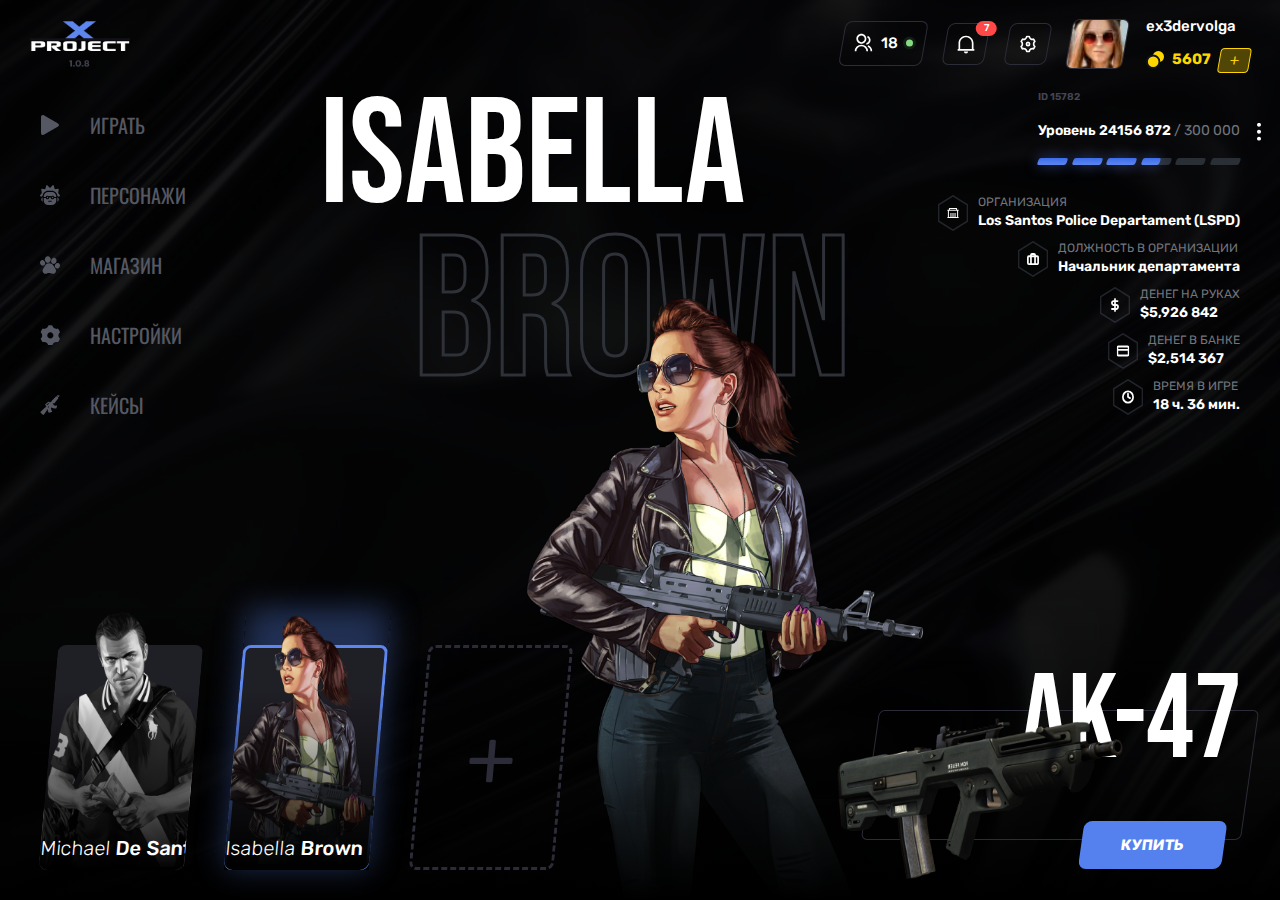
<file: index.html>
<!DOCTYPE html>
<html lang="ru">

<head>
    <meta charset="UTF-8">
    <link rel="preconnect" href="https://fonts.gstatic.com">
    <link href="https://fonts.googleapis.com/css2?family=Bebas+Neue&family=Oswald:wght@500&family=Rubik:wght@300;500;700&display=swap" rel="stylesheet">  
    <!--<link rel="stylesheet" href="path/to/font-awesome/css/font-awesome.min.css">-->
    <!--<link rel="stylesheet" href="assets/sass/iconsfont.css">-->
    <link rel="stylesheet" href="assets/css/style.min.css">
    
    <!-- Useful meta tags -->
    <meta http-equiv="x-ua-compatible" content="ie=edge">
    <meta name="viewport" content="width=device-width, initial-scale=1">
    <meta name="robots" content="index, follow, noodp">
    <meta name="googlebot" content="index, follow">
    <meta name="google" content="notranslate">
    <meta name="format-detection" content="telephone=no">
    <meta name="keywords" content="">
    <meta name="description" content="">
    
    <title>Home Page</title>
    <script src="https://ajax.googleapis.com/ajax/libs/jquery/3.3.1/jquery.min.js"></script>
</head>

<body>

    <svg class="sprite">
    
        <symbol id="play" viewbox="0 0 16 16">
            <g>
                <path d="M3.40299 0.352788C1.96049 -0.474645 0.791016 0.203198 0.791016 1.86558V14.1332C0.791016 15.7973 1.96049 16.4743 3.40299 15.6476L14.1255 9.4983C15.5685 8.67057 15.5685 7.32953 14.1255 6.502L3.40299 0.352788Z" />
            </g>
        </symbol>
    
        <symbol id="personage" viewbox="0 0 36 36">
            <g>
                <path d="M4.66916 21.959C3.24962 22.6917 2.25977 24.1677 2.25977 25.9077C2.25977 27.7058 3.32029 29.2305 4.82652 29.9343C4.72316 29.3606 4.66909 28.77 4.66909 28.167V21.959H4.66916Z" />
                <path d="M14.6867 22.5186C14.6867 21.8544 14.1463 21.314 13.4821 21.314C12.8178 21.314 12.2773 21.8544 12.2773 22.5186C12.2773 23.1829 12.8178 23.7233 13.4821 23.7233C14.1463 23.7233 14.6867 23.1829 14.6867 22.5186Z" />
                <path d="M23.7238 22.5186C23.7238 21.8544 23.1834 21.314 22.5191 21.314C21.8549 21.314 21.3145 21.8544 21.3145 22.5186C21.3145 23.1829 21.8549 23.7233 22.5191 23.7233C23.1834 23.7233 23.7238 23.1829 23.7238 22.5186Z" />
                <path d="M22.518 25.8325C20.6906 25.8325 19.204 24.3458 19.204 22.5185C19.204 22.4937 19.2053 22.4693 19.2059 22.4446C18.853 22.2028 18.4363 22.0723 17.9993 22.0723C17.5623 22.0723 17.1455 22.2028 16.7927 22.4446C16.7933 22.4693 16.7946 22.4937 16.7946 22.5185C16.7946 24.3458 15.3079 25.8325 13.4806 25.8325C12.022 25.8325 10.7812 24.8848 10.3396 23.5732H6.77734V28.1669C6.77734 32.4859 10.2911 35.9997 14.6102 35.9997H21.3883C25.7073 35.9997 29.221 32.4859 29.221 28.1669V23.5732H25.6589C25.2173 24.8848 23.9766 25.8325 22.518 25.8325V25.8325ZM20.2586 30.3512H15.7398C15.1573 30.3512 14.6851 29.879 14.6851 29.2965C14.6851 28.7141 15.1573 28.2418 15.7398 28.2418H20.2586C20.8411 28.2418 21.3133 28.7141 21.3133 29.2965C21.3133 29.879 20.8411 30.3512 20.2586 30.3512Z" />
                <path d="M21.3882 12.4263H14.6101C10.2911 12.4263 6.77734 15.9401 6.77734 20.2591V21.4637H10.3394C10.7811 20.1521 12.0218 19.2044 13.4804 19.2044C14.5181 19.2044 15.4455 19.6841 16.0537 20.4331C16.6482 20.1263 17.311 19.9629 17.9992 19.9629C18.6874 19.9629 19.3503 20.1262 19.9448 20.4331C20.5529 19.6841 21.4803 19.2044 22.518 19.2044C23.9766 19.2044 25.2174 20.1521 25.659 21.4637H29.221V20.2591C29.221 15.9401 25.7072 12.4263 21.3882 12.4263V12.4263Z" />
                <path d="M35.7891 18.4964L32.6708 14.3387L33.7262 8.00574C33.7823 7.66979 33.6725 7.32743 33.4317 7.08661C33.1908 6.84572 32.8483 6.73597 32.5126 6.79208L26.6633 7.76696L24.6626 0.764538C24.5599 0.405241 24.2748 0.127085 23.9131 0.0333584C23.5512 -0.0602978 23.1669 0.0443272 22.9027 0.308562L18 5.2111L13.0973 0.308421C12.8332 0.0441866 12.4489 -0.0604384 12.087 0.0332178C11.7252 0.126944 11.4401 0.405171 11.3375 0.764397L9.33673 7.76682L3.4875 6.79201C3.15176 6.73597 2.80926 6.84572 2.56837 7.08654C2.32748 7.32736 2.2178 7.66972 2.27383 8.00567L3.3293 14.3386L0.210937 18.4964C0.0232725 18.7466 -0.0435947 19.0672 0.0281944 19.3715C0.0999834 19.6759 0.303257 19.9327 0.58303 20.0726L2.39147 20.9768C3.0529 20.3976 3.83154 19.9493 4.68654 19.6721C4.99134 14.462 9.32583 10.3167 14.6109 10.3167H21.389C26.6741 10.3167 31.0086 14.4621 31.3133 19.6721C32.1683 19.9493 32.947 20.3975 33.6084 20.9768L35.4168 20.0726C35.6966 19.9327 35.8998 19.6759 35.9717 19.3715C36.0436 19.0672 35.9767 18.7466 35.7891 18.4964V18.4964Z" />
                <path d="M31.3313 21.959V28.167C31.3313 28.77 31.2772 29.3606 31.1738 29.9343C32.6801 29.2305 33.7406 27.7058 33.7406 25.9077C33.7406 24.1677 32.7507 22.6917 31.3313 21.959Z" />
            </g>
        </symbol>
    
        <symbol id="store" viewbox="0 0 22 22">
            <g>
                <path d="M14.7116 11.6599C13.7216 10.1155 12.0356 9.19336 10.2014 9.19336C8.36713 9.19336 6.68111 10.1155 5.69132 11.6599L3.30588 15.3812C2.9101 15.9985 2.72748 16.7119 2.77767 17.4435C2.82786 18.1753 3.10631 18.8568 3.58283 19.4147C4.05968 19.9721 4.68978 20.3532 5.40497 20.5166C6.12017 20.6801 6.85332 20.6103 7.52505 20.3151L7.57003 20.2951C9.26024 19.567 11.1917 19.5737 12.8775 20.3151C13.3124 20.5062 13.7731 20.6029 14.2381 20.6029C14.4909 20.6029 14.7451 20.5742 14.9971 20.5168C15.7123 20.3535 16.3424 19.9725 16.8194 19.4149C17.2961 18.8575 17.5747 18.1758 17.6251 17.4439C17.6754 16.7119 17.4928 15.9987 17.097 15.381L14.7116 11.6599Z" />
                <path d="M3.94861 11.6544C4.65827 11.3818 5.19739 10.81 5.46662 10.0441C5.72292 9.3153 5.70194 8.49251 5.40737 7.72713C5.11263 6.96225 4.57653 6.33786 3.89775 5.96877C3.18474 5.58121 2.4014 5.5181 1.69292 5.79119C0.267566 6.33921 -0.386533 8.10059 0.235003 9.71847C0.731494 11.0062 1.88947 11.8191 3.0602 11.8191C3.35913 11.8191 3.65891 11.766 3.94861 11.6544Z" />
                <path d="M8.57692 8.73927C10.3588 8.73927 11.8085 7.08766 11.8085 5.05756C11.8085 3.02695 10.3588 1.375 8.57692 1.375C6.79523 1.375 5.3457 3.02695 5.3457 5.05756C5.3457 7.08766 6.79523 8.73927 8.57692 8.73927Z" />
                <path d="M14.1585 9.6437H14.1586C14.4327 9.73468 14.7124 9.77815 14.9908 9.77815C16.2903 9.77815 17.5567 8.83233 18.0399 7.37878C18.3182 6.54207 18.2999 5.65735 17.9884 4.88777C17.6624 4.0821 17.0584 3.49733 16.2873 3.24102C15.516 2.98472 14.682 3.09164 13.9386 3.54181C13.2284 3.97183 12.6843 4.66957 12.4063 5.50628C11.8197 7.27136 12.6057 9.12741 14.1585 9.6437Z" />
                <path d="M20.963 9.21424L20.9625 9.21373C19.7337 8.30602 17.896 8.69945 16.8656 10.0912C15.8362 11.4837 15.9971 13.3557 17.2241 14.2641C17.6716 14.5956 18.2003 14.754 18.7414 14.754C19.6845 14.754 20.6658 14.2726 21.3217 13.3874C22.351 11.995 22.1902 10.123 20.963 9.21424Z" />
            </g>
        </symbol>
    
        <symbol id="settings" viewbox="0 0 21 21">
            <g>
                <path d="M8.64565 0.447151C10.0883 0.144641 11.5778 0.143913 13.0207 0.445012C13.1169 1.0795 13.3548 1.68417 13.7167 2.21406C14.0787 2.74396 14.5554 3.18547 15.1115 3.50576C15.6671 3.82716 16.2881 4.01916 16.9282 4.06749C17.5682 4.11581 18.211 4.01922 18.8086 3.78489C19.7906 4.88434 20.5345 6.17514 20.9935 7.57607C20.4923 7.97666 20.0878 8.48504 19.81 9.06344C19.5323 9.64184 19.3885 10.2754 19.3893 10.917C19.3893 12.2688 20.016 13.4741 20.9956 14.258C20.5339 15.6577 19.7891 16.9475 18.8075 18.047C18.2101 17.8128 17.5675 17.7163 16.9276 17.7647C16.2878 17.813 15.667 18.0049 15.1115 18.3261C14.5559 18.6463 14.0795 19.0875 13.7177 19.617C13.356 20.1465 13.1181 20.7507 13.0218 21.3847C11.5794 21.688 10.0898 21.6894 8.64672 21.389C8.55105 20.754 8.31338 20.1487 7.95139 19.6182C7.5894 19.0877 7.11242 18.6457 6.55596 18.3251C6.00024 18.0038 5.37925 17.812 4.73917 17.7639C4.0991 17.7157 3.45641 17.8125 2.85889 18.047C1.87671 16.9472 1.13281 15.6561 0.674014 14.2547C1.17493 13.8544 1.57925 13.3463 1.85696 12.7683C2.13467 12.1903 2.27864 11.5572 2.27818 10.9159C2.27871 10.2741 2.13456 9.64049 1.85646 9.06208C1.57837 8.48366 1.17347 7.97538 0.671875 7.575C1.13352 6.17523 1.87833 4.88545 2.85996 3.78596C3.45741 4.02012 4.09994 4.11663 4.73982 4.0683C5.3797 4.01998 6.00045 3.82807 6.55596 3.50683C7.11158 3.18664 7.58796 2.74541 7.94972 2.21591C8.31148 1.68641 8.54935 1.08223 8.64565 0.44822V0.447151ZM10.8337 14.1253C11.6846 14.1253 12.5007 13.7873 13.1024 13.1856C13.704 12.584 14.0421 11.7679 14.0421 10.917C14.0421 10.0661 13.704 9.25006 13.1024 8.64838C12.5007 8.0467 11.6846 7.70868 10.8337 7.70868C9.98283 7.70868 9.16678 8.0467 8.5651 8.64838C7.96342 9.25006 7.6254 10.0661 7.6254 10.917C7.6254 11.7679 7.96342 12.584 8.5651 13.1856C9.16678 13.7873 9.98283 14.1253 10.8337 14.1253Z" />
            </g>
        </symbol>
    
        <symbol id="cases" viewbox="0 0 28 28">
            <g>
                <path d="M27.0473 0.43935C26.7157 0.137475 26.199 0.166624 25.8819 0.483756L25.6308 0.734827L25.0679 0.171928C24.8587 -0.0371968 24.5183 -0.0620249 24.2961 0.133209C24.0526 0.347092 24.0436 0.718311 24.2691 0.943788L24.8454 1.52014L23.9054 2.46016L23.5714 2.12619C23.2462 1.80085 22.7188 1.80085 22.3935 2.12619L16.4509 8.06875C16.2153 8.3044 16.1513 8.64581 16.257 8.93987L15.6648 9.53208C15.5736 9.49855 15.4768 9.48007 15.3778 9.48007C15.1569 9.48007 14.945 9.56784 14.7888 9.72403L13.8564 10.6565L12.9778 9.77784C12.4963 9.29632 11.7352 9.2576 11.2074 9.68772L7.80893 12.4565C7.51941 12.6924 7.3425 13.0416 7.32352 13.4146C7.30455 13.7875 7.44509 14.1528 7.70913 14.4169L8.90257 15.6103L7.97015 16.5427C7.81396 16.6989 7.72619 16.9108 7.72619 17.1317C7.72619 17.2326 7.74533 17.3312 7.78 17.4238L7.20359 17.9933C6.90948 17.8876 6.56807 17.9515 6.33248 18.1872L0.923665 23.596C0.592642 23.927 0.599314 24.4658 0.938485 24.7885L4.07273 27.7705C4.43958 28.1195 5.03031 28.0632 5.32464 27.6512L9.77834 21.417C10.0051 21.0862 9.96394 20.6407 9.68028 20.3571L9.22654 19.9033L9.68919 19.4398L10.4216 20.1722L11.8154 24.3244C11.9317 24.6709 12.2551 24.8925 12.6047 24.8925C12.6771 24.8925 12.7507 24.883 12.8238 24.8631L16.4 23.89C16.6708 23.8163 16.897 23.6193 16.9879 23.3537C17.1171 22.9761 16.9638 22.5719 16.636 22.3709L16.2907 22.1592L15.216 18.2093L16.1884 17.384C17.66 18.4275 19.4299 18.9984 21.25 18.9984C21.5596 18.9984 21.8707 18.9819 22.1819 18.9484C22.4891 18.9154 22.7512 18.711 22.8633 18.4232L23.8124 15.9866C23.9179 15.7156 23.8745 15.4093 23.6979 15.1783C23.5212 14.9473 23.237 14.8251 22.9477 14.8561C21.5375 15.0066 20.133 14.7262 18.908 14.0836C18.9138 14.0281 18.9183 13.9725 18.9206 13.9165C18.9515 13.1603 18.6623 12.4196 18.1271 11.8844L17.6863 11.4436L18.167 10.9629L18.9916 11.7875C19.1483 11.9442 19.3603 12.0315 19.5805 12.0315C19.5978 12.0315 19.6151 12.0309 19.6325 12.0298C19.871 12.0149 20.0916 11.8983 20.2382 11.7096L25.4354 5.02156C25.6931 4.68994 25.6636 4.21842 25.3667 3.92147L25.0833 3.63813L27.0764 1.64505C27.4112 1.31036 27.4014 0.761624 27.0473 0.43935ZM12.4104 16.9123L11.9838 17.3389C11.8753 17.4473 11.7332 17.5016 11.5911 17.5016C11.449 17.5016 11.3069 17.4474 11.1985 17.3389C10.9816 17.1221 10.9816 16.7705 11.1985 16.5536L11.6252 16.127C11.8421 15.9102 12.1937 15.9102 12.4105 16.127C12.6273 16.3438 12.6273 16.6955 12.4104 16.9123ZM10.0805 14.4324L9.15605 13.5079L12.0192 11.1752L12.6784 11.8345L10.0805 14.4324Z" />
            </g>
        </symbol>
    </svg>

    <div class="">

        
        <div class="header__wrap">
        
            <header class="header">
                <div class="header__logo">
                    <img src="assets/img/Logo.png" alt="">
                </div>
        
                <div class="header__profile">
                    <a class="header__link" href="#">
                        <img src="assets/img/icons/users-online.svg" alt="">
                        <span>18</span>
                    </a>
                    <a class="header__link notification-icon" href="#">
                        <p>7</p>
                        <img src="assets/img/icons/notification.svg" alt="">
                    </a>
                    <a class="header__link" href="#">
                        <img src="assets/img/icons/settings.svg" alt="">
                    </a>
                    <a class="header__link header__link--p0 header__link--oh" href="#">
                        <img src="assets/img/user-avatar.jpg" class="header__avatar" alt="">
                    </a>
                    <div class="header__statistics">
                        <div class="header__statistics-name">ex3dervolga</div>
                        <div class="header__statistics-footer">
                            <div class="header__statistics-coins">
                                <img src="assets/img/icons/coins.svg" alt="">
                                <span>5607</span>
                            </div>
                            <a class="header__statistics-add" href="#">+</a>
                        </div>
                    </div>
                </div>
            </header>
            <!--/.header-->
        
        </div>
        
        
        <section class="intro">
        
            <div class="intro__person">
        
                <ul class="intro__person-menu">
                    <li class="person-menu__item">
                        <svg class="person-menu__link">
                            <use xlink:href="#play"></use>
                        </svg>
                        <a href="#">Играть</a>
                    </li>
                    <li class="person-menu__item">
                        <svg class="person-menu__link">
                            <use xlink:href="#personage"></use>
                        </svg>
                        <a href="#">Персонажи</a>
                    </li>
                    <li class="person-menu__item">
                        <svg class="person-menu__link">
                            <use xlink:href="#store"></use>
                        </svg>
                        <a href="#">Магазин</a>
                    </li>
                    <li class="person-menu__item">
                        <svg class="person-menu__link">
                            <use xlink:href="#settings"></use>
                        </svg>
                        <a href="#">Настройки</a>
                    </li>
                    <li class="person-menu__item">
                        <svg class="person-menu__link">
                            <use xlink:href="#cases"></use>
                        </svg>
                        <a href="#">Кейсы</a>
                    </li>
                </ul>
        
                <div class="intro__person-name">
                    <div class="person-name">Isabella</div>
                    <div class="person-female">Brown</div>
                </div>
        
                <img class="intro__person-photo" src="assets/img/persons/IsabellaBrownLg.png" alt="">
        
        
        
                <ul class="intro__person-info">
                    <div class="intro__person-level">
                        <div class="person__id">ID 15782</div>
                        <div class="person-level">
                            <div class="skills-text">Уровень 24</div>
                            <div class="skills-text">156 872 <span>/ 300 000</span></div>
                            <a class="person-more" href="#">
                                <img src="assets/img/icons/skills/more.svg" alt="">
                            </a>
        
        
                        </div>
        
                        <div class="level__progressbar">
                            <span class="progressbar__item"><span></span></span>
                            <span class="progressbar__item"><span></span></span>
                            <span class="progressbar__item"><span></span></span>
                            <span class="progressbar__item"><span class="active__half"></span></span>
                            <span class="progressbar__item"></span>
                            <span class="progressbar__item"></span>
                        </div>
                    </div>
        
                    <li class="person-info__item">
                        <img class="info__item-icon" src="assets/img/icons/skills/1.svg" alt="">
                        <div class="info__item-skills">
                            <div class="skills-header">Организация</div>
                            <div class="skills-text">Los Santos Police Departament (LSPD)</div>
                        </div>
                    </li>
        
                    <li class="person-info__item">
                        <img class="info__item-icon" src="assets/img/icons/skills/2.svg" alt="">
                        <div class="info__item-skills">
                            <div class="skills-header">Должность в организации</div>
                            <div class="skills-text">Начальник департамента</div>
                        </div>
                    </li>
        
                    <li class="person-info__item">
                        <img class="info__item-icon" src="assets/img/icons/skills/3.svg" alt="">
                        <div class="info__item-skills">
                            <div class="skills-header">Денег на руках</div>
                            <div class="skills-text">$5,926 842</div>
                        </div>
                    </li>
        
                    <li class="person-info__item">
                        <img class="info__item-icon" src="assets/img/icons/skills/4.svg" alt="">
                        <div class="info__item-skills">
                            <div class="skills-header">Денег в банке</div>
                            <div class="skills-text">$2,514 367</div>
                        </div>
                    </li>
        
                    <li class="person-info__item">
                        <img class="info__item-icon" src="assets/img/icons/skills/5.svg" alt="">
                        <div class="info__item-skills">
                            <div class="skills-header">Время в игре</div>
                            <div class="skills-text">18 ч. 36 мин.</div>
                        </div>
                    </li>
                </ul>
        
            </div>
        
        
        
            <div class="intro__bg"></div>
        </section>
        <!--/.intro-->
        
        <div class="footer__wrap">
        
            <footer class="footer">
                <div class="footer__card">
                    <a class="footer__card-item footer__card-item--added" href="#">
                        <div class="card__wrap">
                            <img class="card-item__photo" src="assets/img/persons/MichaelDeSanta.png" alt="">
        
                        </div>
                        <div class="card-item__info">
                            <div class="card-item__name">Michael <span>De Santa</span></div>
                        </div>
                    </a>
        
                    <a class="footer__card-item footer__card-item--active" href="banuser.html">
                        <div class="card__wrap">
                            <img class="card-item__photo" src="assets/img/persons/IsabellaBrown.png" alt="">
                        </div>
                        <div class="card-item__info">
                            <div class="card-item__name">Isabella <span>Brown</span></div>
                        </div>
                    </a>
        
                    <a class="footer__card-item footer__card-item--empty" href="adduser.html">
                        <div class="card__wrap">+</div>
                    </a>
        
                    <!--
                <a class="footer__card-item footer__card-item--added" href="#">
                    <div class="card__wrap">
                        <img class="card-item__photo" src="assets/img/persons/ThomasWilliams.png" alt="">
        
                    </div>
                    <div class="card-item__name">Thomas <span>Williams</span></div>
                </a>
        -->
                </div>
        
                <div class="footer__gun">
                    <div class="footer__gun-title">AK-47</div>
                    <button class="btn btn--intro" type="button">Купить</button>
                    <img class="footer__gun-img" src="assets/img/Ak47.png" alt="">
                </div>
        
            </footer>
            <!--/.footer-->
        
        </div>
        

    </div>


<!--    <script src="assets/js/app.min.js"></script>-->
    <script>
        const body = document.body;
        window.addEventListener('load', function() {
            
            body.style.opacity = '1';
            //body.classList.add('show');
        }, false);
    </script>

</body>

</html>
</file>
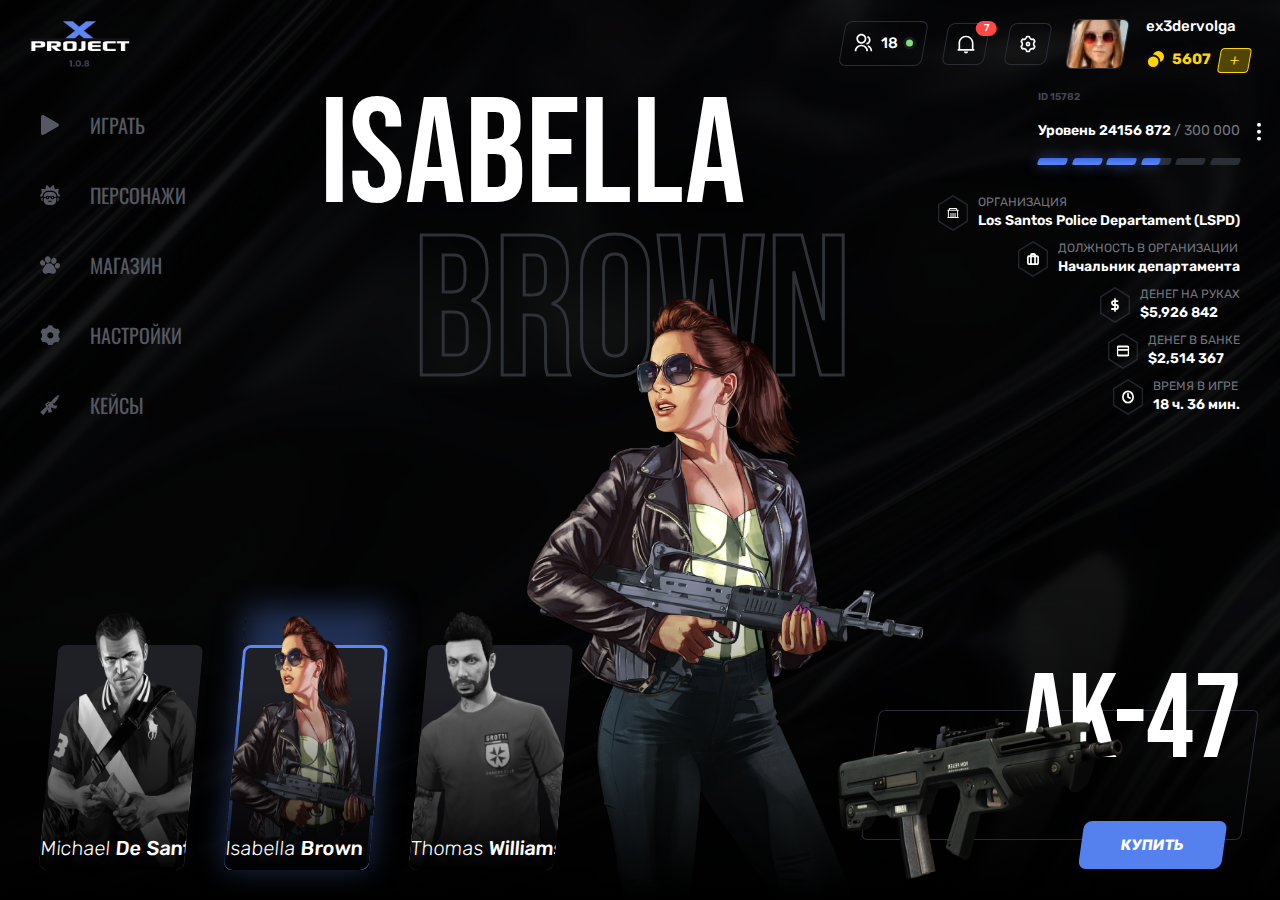
<file: adduser.html>
<!DOCTYPE html>
<html lang="ru">

<head>
    <meta charset="UTF-8">
    <link rel="preconnect" href="https://fonts.gstatic.com">
    <link href="https://fonts.googleapis.com/css2?family=Bebas+Neue&family=Oswald:wght@500&family=Rubik:wght@300;500;700&display=swap" rel="stylesheet">  
    <!--<link rel="stylesheet" href="path/to/font-awesome/css/font-awesome.min.css">-->
    <!--<link rel="stylesheet" href="assets/sass/iconsfont.css">-->
    <link rel="stylesheet" href="assets/css/style.min.css">
    
    <!-- Useful meta tags -->
    <meta http-equiv="x-ua-compatible" content="ie=edge">
    <meta name="viewport" content="width=device-width, initial-scale=1">
    <meta name="robots" content="index, follow, noodp">
    <meta name="googlebot" content="index, follow">
    <meta name="google" content="notranslate">
    <meta name="format-detection" content="telephone=no">
    <meta name="keywords" content="">
    <meta name="description" content="">
    
    <title>Add User</title>
    <script src="https://ajax.googleapis.com/ajax/libs/jquery/3.3.1/jquery.min.js"></script>
</head>

<body>

    <svg class="sprite">
    
        <symbol id="play" viewbox="0 0 16 16">
            <g>
                <path d="M3.40299 0.352788C1.96049 -0.474645 0.791016 0.203198 0.791016 1.86558V14.1332C0.791016 15.7973 1.96049 16.4743 3.40299 15.6476L14.1255 9.4983C15.5685 8.67057 15.5685 7.32953 14.1255 6.502L3.40299 0.352788Z" />
            </g>
        </symbol>
    
        <symbol id="personage" viewbox="0 0 36 36">
            <g>
                <path d="M4.66916 21.959C3.24962 22.6917 2.25977 24.1677 2.25977 25.9077C2.25977 27.7058 3.32029 29.2305 4.82652 29.9343C4.72316 29.3606 4.66909 28.77 4.66909 28.167V21.959H4.66916Z" />
                <path d="M14.6867 22.5186C14.6867 21.8544 14.1463 21.314 13.4821 21.314C12.8178 21.314 12.2773 21.8544 12.2773 22.5186C12.2773 23.1829 12.8178 23.7233 13.4821 23.7233C14.1463 23.7233 14.6867 23.1829 14.6867 22.5186Z" />
                <path d="M23.7238 22.5186C23.7238 21.8544 23.1834 21.314 22.5191 21.314C21.8549 21.314 21.3145 21.8544 21.3145 22.5186C21.3145 23.1829 21.8549 23.7233 22.5191 23.7233C23.1834 23.7233 23.7238 23.1829 23.7238 22.5186Z" />
                <path d="M22.518 25.8325C20.6906 25.8325 19.204 24.3458 19.204 22.5185C19.204 22.4937 19.2053 22.4693 19.2059 22.4446C18.853 22.2028 18.4363 22.0723 17.9993 22.0723C17.5623 22.0723 17.1455 22.2028 16.7927 22.4446C16.7933 22.4693 16.7946 22.4937 16.7946 22.5185C16.7946 24.3458 15.3079 25.8325 13.4806 25.8325C12.022 25.8325 10.7812 24.8848 10.3396 23.5732H6.77734V28.1669C6.77734 32.4859 10.2911 35.9997 14.6102 35.9997H21.3883C25.7073 35.9997 29.221 32.4859 29.221 28.1669V23.5732H25.6589C25.2173 24.8848 23.9766 25.8325 22.518 25.8325V25.8325ZM20.2586 30.3512H15.7398C15.1573 30.3512 14.6851 29.879 14.6851 29.2965C14.6851 28.7141 15.1573 28.2418 15.7398 28.2418H20.2586C20.8411 28.2418 21.3133 28.7141 21.3133 29.2965C21.3133 29.879 20.8411 30.3512 20.2586 30.3512Z" />
                <path d="M21.3882 12.4263H14.6101C10.2911 12.4263 6.77734 15.9401 6.77734 20.2591V21.4637H10.3394C10.7811 20.1521 12.0218 19.2044 13.4804 19.2044C14.5181 19.2044 15.4455 19.6841 16.0537 20.4331C16.6482 20.1263 17.311 19.9629 17.9992 19.9629C18.6874 19.9629 19.3503 20.1262 19.9448 20.4331C20.5529 19.6841 21.4803 19.2044 22.518 19.2044C23.9766 19.2044 25.2174 20.1521 25.659 21.4637H29.221V20.2591C29.221 15.9401 25.7072 12.4263 21.3882 12.4263V12.4263Z" />
                <path d="M35.7891 18.4964L32.6708 14.3387L33.7262 8.00574C33.7823 7.66979 33.6725 7.32743 33.4317 7.08661C33.1908 6.84572 32.8483 6.73597 32.5126 6.79208L26.6633 7.76696L24.6626 0.764538C24.5599 0.405241 24.2748 0.127085 23.9131 0.0333584C23.5512 -0.0602978 23.1669 0.0443272 22.9027 0.308562L18 5.2111L13.0973 0.308421C12.8332 0.0441866 12.4489 -0.0604384 12.087 0.0332178C11.7252 0.126944 11.4401 0.405171 11.3375 0.764397L9.33673 7.76682L3.4875 6.79201C3.15176 6.73597 2.80926 6.84572 2.56837 7.08654C2.32748 7.32736 2.2178 7.66972 2.27383 8.00567L3.3293 14.3386L0.210937 18.4964C0.0232725 18.7466 -0.0435947 19.0672 0.0281944 19.3715C0.0999834 19.6759 0.303257 19.9327 0.58303 20.0726L2.39147 20.9768C3.0529 20.3976 3.83154 19.9493 4.68654 19.6721C4.99134 14.462 9.32583 10.3167 14.6109 10.3167H21.389C26.6741 10.3167 31.0086 14.4621 31.3133 19.6721C32.1683 19.9493 32.947 20.3975 33.6084 20.9768L35.4168 20.0726C35.6966 19.9327 35.8998 19.6759 35.9717 19.3715C36.0436 19.0672 35.9767 18.7466 35.7891 18.4964V18.4964Z" />
                <path d="M31.3313 21.959V28.167C31.3313 28.77 31.2772 29.3606 31.1738 29.9343C32.6801 29.2305 33.7406 27.7058 33.7406 25.9077C33.7406 24.1677 32.7507 22.6917 31.3313 21.959Z" />
            </g>
        </symbol>
    
        <symbol id="store" viewbox="0 0 22 22">
            <g>
                <path d="M14.7116 11.6599C13.7216 10.1155 12.0356 9.19336 10.2014 9.19336C8.36713 9.19336 6.68111 10.1155 5.69132 11.6599L3.30588 15.3812C2.9101 15.9985 2.72748 16.7119 2.77767 17.4435C2.82786 18.1753 3.10631 18.8568 3.58283 19.4147C4.05968 19.9721 4.68978 20.3532 5.40497 20.5166C6.12017 20.6801 6.85332 20.6103 7.52505 20.3151L7.57003 20.2951C9.26024 19.567 11.1917 19.5737 12.8775 20.3151C13.3124 20.5062 13.7731 20.6029 14.2381 20.6029C14.4909 20.6029 14.7451 20.5742 14.9971 20.5168C15.7123 20.3535 16.3424 19.9725 16.8194 19.4149C17.2961 18.8575 17.5747 18.1758 17.6251 17.4439C17.6754 16.7119 17.4928 15.9987 17.097 15.381L14.7116 11.6599Z" />
                <path d="M3.94861 11.6544C4.65827 11.3818 5.19739 10.81 5.46662 10.0441C5.72292 9.3153 5.70194 8.49251 5.40737 7.72713C5.11263 6.96225 4.57653 6.33786 3.89775 5.96877C3.18474 5.58121 2.4014 5.5181 1.69292 5.79119C0.267566 6.33921 -0.386533 8.10059 0.235003 9.71847C0.731494 11.0062 1.88947 11.8191 3.0602 11.8191C3.35913 11.8191 3.65891 11.766 3.94861 11.6544Z" />
                <path d="M8.57692 8.73927C10.3588 8.73927 11.8085 7.08766 11.8085 5.05756C11.8085 3.02695 10.3588 1.375 8.57692 1.375C6.79523 1.375 5.3457 3.02695 5.3457 5.05756C5.3457 7.08766 6.79523 8.73927 8.57692 8.73927Z" />
                <path d="M14.1585 9.6437H14.1586C14.4327 9.73468 14.7124 9.77815 14.9908 9.77815C16.2903 9.77815 17.5567 8.83233 18.0399 7.37878C18.3182 6.54207 18.2999 5.65735 17.9884 4.88777C17.6624 4.0821 17.0584 3.49733 16.2873 3.24102C15.516 2.98472 14.682 3.09164 13.9386 3.54181C13.2284 3.97183 12.6843 4.66957 12.4063 5.50628C11.8197 7.27136 12.6057 9.12741 14.1585 9.6437Z" />
                <path d="M20.963 9.21424L20.9625 9.21373C19.7337 8.30602 17.896 8.69945 16.8656 10.0912C15.8362 11.4837 15.9971 13.3557 17.2241 14.2641C17.6716 14.5956 18.2003 14.754 18.7414 14.754C19.6845 14.754 20.6658 14.2726 21.3217 13.3874C22.351 11.995 22.1902 10.123 20.963 9.21424Z" />
            </g>
        </symbol>
    
        <symbol id="settings" viewbox="0 0 21 21">
            <g>
                <path d="M8.64565 0.447151C10.0883 0.144641 11.5778 0.143913 13.0207 0.445012C13.1169 1.0795 13.3548 1.68417 13.7167 2.21406C14.0787 2.74396 14.5554 3.18547 15.1115 3.50576C15.6671 3.82716 16.2881 4.01916 16.9282 4.06749C17.5682 4.11581 18.211 4.01922 18.8086 3.78489C19.7906 4.88434 20.5345 6.17514 20.9935 7.57607C20.4923 7.97666 20.0878 8.48504 19.81 9.06344C19.5323 9.64184 19.3885 10.2754 19.3893 10.917C19.3893 12.2688 20.016 13.4741 20.9956 14.258C20.5339 15.6577 19.7891 16.9475 18.8075 18.047C18.2101 17.8128 17.5675 17.7163 16.9276 17.7647C16.2878 17.813 15.667 18.0049 15.1115 18.3261C14.5559 18.6463 14.0795 19.0875 13.7177 19.617C13.356 20.1465 13.1181 20.7507 13.0218 21.3847C11.5794 21.688 10.0898 21.6894 8.64672 21.389C8.55105 20.754 8.31338 20.1487 7.95139 19.6182C7.5894 19.0877 7.11242 18.6457 6.55596 18.3251C6.00024 18.0038 5.37925 17.812 4.73917 17.7639C4.0991 17.7157 3.45641 17.8125 2.85889 18.047C1.87671 16.9472 1.13281 15.6561 0.674014 14.2547C1.17493 13.8544 1.57925 13.3463 1.85696 12.7683C2.13467 12.1903 2.27864 11.5572 2.27818 10.9159C2.27871 10.2741 2.13456 9.64049 1.85646 9.06208C1.57837 8.48366 1.17347 7.97538 0.671875 7.575C1.13352 6.17523 1.87833 4.88545 2.85996 3.78596C3.45741 4.02012 4.09994 4.11663 4.73982 4.0683C5.3797 4.01998 6.00045 3.82807 6.55596 3.50683C7.11158 3.18664 7.58796 2.74541 7.94972 2.21591C8.31148 1.68641 8.54935 1.08223 8.64565 0.44822V0.447151ZM10.8337 14.1253C11.6846 14.1253 12.5007 13.7873 13.1024 13.1856C13.704 12.584 14.0421 11.7679 14.0421 10.917C14.0421 10.0661 13.704 9.25006 13.1024 8.64838C12.5007 8.0467 11.6846 7.70868 10.8337 7.70868C9.98283 7.70868 9.16678 8.0467 8.5651 8.64838C7.96342 9.25006 7.6254 10.0661 7.6254 10.917C7.6254 11.7679 7.96342 12.584 8.5651 13.1856C9.16678 13.7873 9.98283 14.1253 10.8337 14.1253Z" />
            </g>
        </symbol>
    
        <symbol id="cases" viewbox="0 0 28 28">
            <g>
                <path d="M27.0473 0.43935C26.7157 0.137475 26.199 0.166624 25.8819 0.483756L25.6308 0.734827L25.0679 0.171928C24.8587 -0.0371968 24.5183 -0.0620249 24.2961 0.133209C24.0526 0.347092 24.0436 0.718311 24.2691 0.943788L24.8454 1.52014L23.9054 2.46016L23.5714 2.12619C23.2462 1.80085 22.7188 1.80085 22.3935 2.12619L16.4509 8.06875C16.2153 8.3044 16.1513 8.64581 16.257 8.93987L15.6648 9.53208C15.5736 9.49855 15.4768 9.48007 15.3778 9.48007C15.1569 9.48007 14.945 9.56784 14.7888 9.72403L13.8564 10.6565L12.9778 9.77784C12.4963 9.29632 11.7352 9.2576 11.2074 9.68772L7.80893 12.4565C7.51941 12.6924 7.3425 13.0416 7.32352 13.4146C7.30455 13.7875 7.44509 14.1528 7.70913 14.4169L8.90257 15.6103L7.97015 16.5427C7.81396 16.6989 7.72619 16.9108 7.72619 17.1317C7.72619 17.2326 7.74533 17.3312 7.78 17.4238L7.20359 17.9933C6.90948 17.8876 6.56807 17.9515 6.33248 18.1872L0.923665 23.596C0.592642 23.927 0.599314 24.4658 0.938485 24.7885L4.07273 27.7705C4.43958 28.1195 5.03031 28.0632 5.32464 27.6512L9.77834 21.417C10.0051 21.0862 9.96394 20.6407 9.68028 20.3571L9.22654 19.9033L9.68919 19.4398L10.4216 20.1722L11.8154 24.3244C11.9317 24.6709 12.2551 24.8925 12.6047 24.8925C12.6771 24.8925 12.7507 24.883 12.8238 24.8631L16.4 23.89C16.6708 23.8163 16.897 23.6193 16.9879 23.3537C17.1171 22.9761 16.9638 22.5719 16.636 22.3709L16.2907 22.1592L15.216 18.2093L16.1884 17.384C17.66 18.4275 19.4299 18.9984 21.25 18.9984C21.5596 18.9984 21.8707 18.9819 22.1819 18.9484C22.4891 18.9154 22.7512 18.711 22.8633 18.4232L23.8124 15.9866C23.9179 15.7156 23.8745 15.4093 23.6979 15.1783C23.5212 14.9473 23.237 14.8251 22.9477 14.8561C21.5375 15.0066 20.133 14.7262 18.908 14.0836C18.9138 14.0281 18.9183 13.9725 18.9206 13.9165C18.9515 13.1603 18.6623 12.4196 18.1271 11.8844L17.6863 11.4436L18.167 10.9629L18.9916 11.7875C19.1483 11.9442 19.3603 12.0315 19.5805 12.0315C19.5978 12.0315 19.6151 12.0309 19.6325 12.0298C19.871 12.0149 20.0916 11.8983 20.2382 11.7096L25.4354 5.02156C25.6931 4.68994 25.6636 4.21842 25.3667 3.92147L25.0833 3.63813L27.0764 1.64505C27.4112 1.31036 27.4014 0.761624 27.0473 0.43935ZM12.4104 16.9123L11.9838 17.3389C11.8753 17.4473 11.7332 17.5016 11.5911 17.5016C11.449 17.5016 11.3069 17.4474 11.1985 17.3389C10.9816 17.1221 10.9816 16.7705 11.1985 16.5536L11.6252 16.127C11.8421 15.9102 12.1937 15.9102 12.4105 16.127C12.6273 16.3438 12.6273 16.6955 12.4104 16.9123ZM10.0805 14.4324L9.15605 13.5079L12.0192 11.1752L12.6784 11.8345L10.0805 14.4324Z" />
            </g>
        </symbol>
    </svg>

    <div class="">

        
        <div class="header__wrap">
        
        <header class="header">
            <div class="header__logo">
                <img src="assets/img/Logo.png" alt="">
            </div>
        
            <div class="header__profile">
                <a class="header__link" href="#">
                    <img src="assets/img/icons/users-online.svg" alt="">
                    <span>18</span>
                </a>
                <a class="header__link notification-icon" href="#">
                    <p>7</p>
                    <img src="assets/img/icons/notification.svg" alt="">
                </a>
                <a class="header__link" href="#">
                    <img src="assets/img/icons/settings.svg" alt="">
                </a>
                <a class="header__link header__link--p0 header__link--oh" href="#">
                    <img src="assets/img/user-avatar.jpg" class="header__avatar" alt="">
                </a>
                <div class="header__statistics">
                    <div class="header__statistics-name">ex3dervolga</div>
                    <div class="header__statistics-footer">
                        <div class="header__statistics-coins">
                            <img src="assets/img/icons/coins.svg" alt="">
                            <span>5607</span>
                        </div>
                        <a class="header__statistics-add" href="#">+</a>
                    </div>
                </div>
            </div>
        </header>
        <!--/.header-->
        
        </div>
        
        <section class="intro">
        
            <div class="intro__person">
        
                <ul class="intro__person-menu">
                    <li class="person-menu__item">
                        <svg class="person-menu__link">
                            <use xlink:href="#play"></use>
                        </svg>
                        <a href="#">Играть</a>
                    </li>
                    <li class="person-menu__item">
                        <svg class="person-menu__link">
                            <use xlink:href="#personage"></use>
                        </svg>
                        <a href="#">Персонажи</a>
                    </li>
                    <li class="person-menu__item">
                        <svg class="person-menu__link">
                            <use xlink:href="#store"></use>
                        </svg>
                        <a href="#">Магазин</a>
                    </li>
                    <li class="person-menu__item">
                        <svg class="person-menu__link">
                            <use xlink:href="#settings"></use>
                        </svg>
                        <a href="#">Настройки</a>
                    </li>
                    <li class="person-menu__item">
                        <svg class="person-menu__link">
                            <use xlink:href="#cases"></use>
                        </svg>
                        <a href="#">Кейсы</a>
                    </li>
                </ul>
        
                <div class="intro__person-name">
                    <div class="person-name">Isabella</div>
                    <div class="person-female">Brown</div>
                </div>
        
                <img class="intro__person-photo" src="assets/img/persons/IsabellaBrownLg.png" alt="">
        
        
        
                <ul class="intro__person-info">
                    <div class="intro__person-level">
                        <div class="person__id">ID 15782</div>
                        <div class="person-level">
                            <div class="skills-text">Уровень 24</div>
                            <div class="skills-text">156 872 <span>/ 300 000</span></div>
                            <a class="person-more" href="#">
                                <img src="assets/img/icons/skills/more.svg" alt="">
                            </a>
                        </div>
        
                        <div class="level__progressbar">
                            <span class="progressbar__item"><span></span></span>
                            <span class="progressbar__item"><span></span></span>
                            <span class="progressbar__item"><span></span></span>
                            <span class="progressbar__item"><span class="active__half"></span></span>
                            <span class="progressbar__item"></span>
                            <span class="progressbar__item"></span>
                        </div>
                    </div>
        
                    <li class="person-info__item">
                        <img class="info__item-icon" src="assets/img/icons/skills/1.svg" alt="">
                        <div class="info__item-skills">
                            <div class="skills-header">Организация</div>
                            <div class="skills-text">Los Santos Police Departament (LSPD)</div>
                        </div>
                    </li>
        
                    <li class="person-info__item">
                        <img class="info__item-icon" src="assets/img/icons/skills/2.svg" alt="">
                        <div class="info__item-skills">
                            <div class="skills-header">Должность в организации</div>
                            <div class="skills-text">Начальник департамента</div>
                        </div>
                    </li>
        
                    <li class="person-info__item">
                        <img class="info__item-icon" src="assets/img/icons/skills/3.svg" alt="">
                        <div class="info__item-skills">
                            <div class="skills-header">Денег на руках</div>
                            <div class="skills-text">$5,926 842</div>
                        </div>
                    </li>
        
                    <li class="person-info__item">
                        <img class="info__item-icon" src="assets/img/icons/skills/4.svg" alt="">
                        <div class="info__item-skills">
                            <div class="skills-header">Денег в банке</div>
                            <div class="skills-text">$2,514 367</div>
                        </div>
                    </li>
        
                    <li class="person-info__item">
                        <img class="info__item-icon" src="assets/img/icons/skills/5.svg" alt="">
                        <div class="info__item-skills">
                            <div class="skills-header">Время в игре</div>
                            <div class="skills-text">18 ч. 36 мин.</div>
                        </div>
                    </li>
                </ul>
        
            </div>
        
        
        
            <div class="intro__bg"></div>
        </section>
        <!--/.intro-->
        
        
        <div class="footer__wrap">
        
        <footer class="footer">
            <div class="footer__card">
                <a class="footer__card-item footer__card-item--added" href="index.html">
                    <div class="card__wrap">
                        <img class="card-item__photo" src="assets/img/persons/MichaelDeSanta.png" alt="">
        
                    </div>
                    <div class="card-item__info">
                        <div class="card-item__name">Michael <span>De Santa</span></div>
                    </div>
                </a>
        
                <a class="footer__card-item footer__card-item--active" href="banuser.html">
                    <div class="card__wrap">
                        <img class="card-item__photo" src="assets/img/persons/IsabellaBrown.png" alt="">
                    </div>
        
                    <div class="card-item__info">
                        <div class="card-item__name">Isabella <span>Brown</span></div>
                    </div>
                </a>
        
                <!--
                <a class="footer__card-item footer__card-item--empty" href="#">
                    <div class="card__wrap">+</div>
                </a>
        -->
        
                <a class="footer__card-item footer__card-item--added" href="#">
                    <div class="card__wrap">
                        <img class="card-item__photo" src="assets/img/persons/ThomasWilliams.png" alt="">
        
                    </div>
        
                    <div class="card-item__info">
                        <div class="card-item__name">Thomas <span>Williams</span></div>
                    </div>
                </a>
            </div>
        
            <div class="footer__gun">
                <div class="footer__gun-title">AK-47</div>
                <button class="btn btn--intro" type="button">Купить</button>
                <img class="footer__gun-img" src="assets/img/Ak47.png" alt="">
            </div>
        
        </footer>
        <!--/.footer-->
        
        </div>

    </div>


<!--    <script src="assets/js/app.min.js"></script>-->
    <script>
        const body = document.body;
        window.addEventListener('load', function() {
            
            body.style.opacity = '1';
            //body.classList.add('show');
        }, false);
    </script>

</body>

</html>
</file>
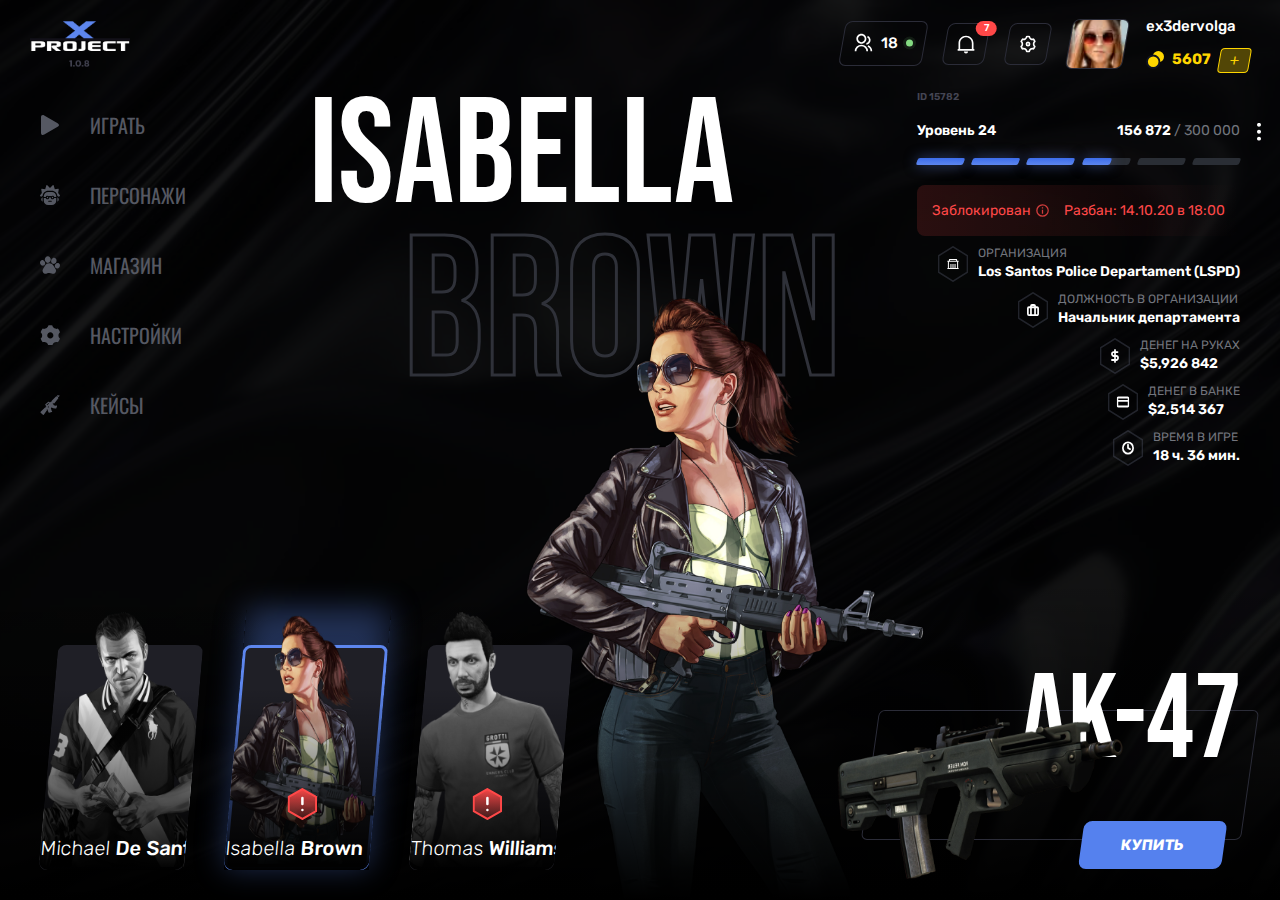
<file: banuser.html>
<!DOCTYPE html>
<html lang="ru">

<head>
    <meta charset="UTF-8">
    <link rel="preconnect" href="https://fonts.gstatic.com">
    <link href="https://fonts.googleapis.com/css2?family=Bebas+Neue&family=Oswald:wght@500&family=Rubik:wght@300;500;700&display=swap" rel="stylesheet">  
    <!--<link rel="stylesheet" href="path/to/font-awesome/css/font-awesome.min.css">-->
    <!--<link rel="stylesheet" href="assets/sass/iconsfont.css">-->
    <link rel="stylesheet" href="assets/css/style.min.css">
    
    <!-- Useful meta tags -->
    <meta http-equiv="x-ua-compatible" content="ie=edge">
    <meta name="viewport" content="width=device-width, initial-scale=1">
    <meta name="robots" content="index, follow, noodp">
    <meta name="googlebot" content="index, follow">
    <meta name="google" content="notranslate">
    <meta name="format-detection" content="telephone=no">
    <meta name="keywords" content="">
    <meta name="description" content="">
    
    <title>Ban User</title>
    <script src="https://ajax.googleapis.com/ajax/libs/jquery/3.3.1/jquery.min.js"></script>
</head>

<body>

    <svg class="sprite">
    
        <symbol id="play" viewbox="0 0 16 16">
            <g>
                <path d="M3.40299 0.352788C1.96049 -0.474645 0.791016 0.203198 0.791016 1.86558V14.1332C0.791016 15.7973 1.96049 16.4743 3.40299 15.6476L14.1255 9.4983C15.5685 8.67057 15.5685 7.32953 14.1255 6.502L3.40299 0.352788Z" />
            </g>
        </symbol>
    
        <symbol id="personage" viewbox="0 0 36 36">
            <g>
                <path d="M4.66916 21.959C3.24962 22.6917 2.25977 24.1677 2.25977 25.9077C2.25977 27.7058 3.32029 29.2305 4.82652 29.9343C4.72316 29.3606 4.66909 28.77 4.66909 28.167V21.959H4.66916Z" />
                <path d="M14.6867 22.5186C14.6867 21.8544 14.1463 21.314 13.4821 21.314C12.8178 21.314 12.2773 21.8544 12.2773 22.5186C12.2773 23.1829 12.8178 23.7233 13.4821 23.7233C14.1463 23.7233 14.6867 23.1829 14.6867 22.5186Z" />
                <path d="M23.7238 22.5186C23.7238 21.8544 23.1834 21.314 22.5191 21.314C21.8549 21.314 21.3145 21.8544 21.3145 22.5186C21.3145 23.1829 21.8549 23.7233 22.5191 23.7233C23.1834 23.7233 23.7238 23.1829 23.7238 22.5186Z" />
                <path d="M22.518 25.8325C20.6906 25.8325 19.204 24.3458 19.204 22.5185C19.204 22.4937 19.2053 22.4693 19.2059 22.4446C18.853 22.2028 18.4363 22.0723 17.9993 22.0723C17.5623 22.0723 17.1455 22.2028 16.7927 22.4446C16.7933 22.4693 16.7946 22.4937 16.7946 22.5185C16.7946 24.3458 15.3079 25.8325 13.4806 25.8325C12.022 25.8325 10.7812 24.8848 10.3396 23.5732H6.77734V28.1669C6.77734 32.4859 10.2911 35.9997 14.6102 35.9997H21.3883C25.7073 35.9997 29.221 32.4859 29.221 28.1669V23.5732H25.6589C25.2173 24.8848 23.9766 25.8325 22.518 25.8325V25.8325ZM20.2586 30.3512H15.7398C15.1573 30.3512 14.6851 29.879 14.6851 29.2965C14.6851 28.7141 15.1573 28.2418 15.7398 28.2418H20.2586C20.8411 28.2418 21.3133 28.7141 21.3133 29.2965C21.3133 29.879 20.8411 30.3512 20.2586 30.3512Z" />
                <path d="M21.3882 12.4263H14.6101C10.2911 12.4263 6.77734 15.9401 6.77734 20.2591V21.4637H10.3394C10.7811 20.1521 12.0218 19.2044 13.4804 19.2044C14.5181 19.2044 15.4455 19.6841 16.0537 20.4331C16.6482 20.1263 17.311 19.9629 17.9992 19.9629C18.6874 19.9629 19.3503 20.1262 19.9448 20.4331C20.5529 19.6841 21.4803 19.2044 22.518 19.2044C23.9766 19.2044 25.2174 20.1521 25.659 21.4637H29.221V20.2591C29.221 15.9401 25.7072 12.4263 21.3882 12.4263V12.4263Z" />
                <path d="M35.7891 18.4964L32.6708 14.3387L33.7262 8.00574C33.7823 7.66979 33.6725 7.32743 33.4317 7.08661C33.1908 6.84572 32.8483 6.73597 32.5126 6.79208L26.6633 7.76696L24.6626 0.764538C24.5599 0.405241 24.2748 0.127085 23.9131 0.0333584C23.5512 -0.0602978 23.1669 0.0443272 22.9027 0.308562L18 5.2111L13.0973 0.308421C12.8332 0.0441866 12.4489 -0.0604384 12.087 0.0332178C11.7252 0.126944 11.4401 0.405171 11.3375 0.764397L9.33673 7.76682L3.4875 6.79201C3.15176 6.73597 2.80926 6.84572 2.56837 7.08654C2.32748 7.32736 2.2178 7.66972 2.27383 8.00567L3.3293 14.3386L0.210937 18.4964C0.0232725 18.7466 -0.0435947 19.0672 0.0281944 19.3715C0.0999834 19.6759 0.303257 19.9327 0.58303 20.0726L2.39147 20.9768C3.0529 20.3976 3.83154 19.9493 4.68654 19.6721C4.99134 14.462 9.32583 10.3167 14.6109 10.3167H21.389C26.6741 10.3167 31.0086 14.4621 31.3133 19.6721C32.1683 19.9493 32.947 20.3975 33.6084 20.9768L35.4168 20.0726C35.6966 19.9327 35.8998 19.6759 35.9717 19.3715C36.0436 19.0672 35.9767 18.7466 35.7891 18.4964V18.4964Z" />
                <path d="M31.3313 21.959V28.167C31.3313 28.77 31.2772 29.3606 31.1738 29.9343C32.6801 29.2305 33.7406 27.7058 33.7406 25.9077C33.7406 24.1677 32.7507 22.6917 31.3313 21.959Z" />
            </g>
        </symbol>
    
        <symbol id="store" viewbox="0 0 22 22">
            <g>
                <path d="M14.7116 11.6599C13.7216 10.1155 12.0356 9.19336 10.2014 9.19336C8.36713 9.19336 6.68111 10.1155 5.69132 11.6599L3.30588 15.3812C2.9101 15.9985 2.72748 16.7119 2.77767 17.4435C2.82786 18.1753 3.10631 18.8568 3.58283 19.4147C4.05968 19.9721 4.68978 20.3532 5.40497 20.5166C6.12017 20.6801 6.85332 20.6103 7.52505 20.3151L7.57003 20.2951C9.26024 19.567 11.1917 19.5737 12.8775 20.3151C13.3124 20.5062 13.7731 20.6029 14.2381 20.6029C14.4909 20.6029 14.7451 20.5742 14.9971 20.5168C15.7123 20.3535 16.3424 19.9725 16.8194 19.4149C17.2961 18.8575 17.5747 18.1758 17.6251 17.4439C17.6754 16.7119 17.4928 15.9987 17.097 15.381L14.7116 11.6599Z" />
                <path d="M3.94861 11.6544C4.65827 11.3818 5.19739 10.81 5.46662 10.0441C5.72292 9.3153 5.70194 8.49251 5.40737 7.72713C5.11263 6.96225 4.57653 6.33786 3.89775 5.96877C3.18474 5.58121 2.4014 5.5181 1.69292 5.79119C0.267566 6.33921 -0.386533 8.10059 0.235003 9.71847C0.731494 11.0062 1.88947 11.8191 3.0602 11.8191C3.35913 11.8191 3.65891 11.766 3.94861 11.6544Z" />
                <path d="M8.57692 8.73927C10.3588 8.73927 11.8085 7.08766 11.8085 5.05756C11.8085 3.02695 10.3588 1.375 8.57692 1.375C6.79523 1.375 5.3457 3.02695 5.3457 5.05756C5.3457 7.08766 6.79523 8.73927 8.57692 8.73927Z" />
                <path d="M14.1585 9.6437H14.1586C14.4327 9.73468 14.7124 9.77815 14.9908 9.77815C16.2903 9.77815 17.5567 8.83233 18.0399 7.37878C18.3182 6.54207 18.2999 5.65735 17.9884 4.88777C17.6624 4.0821 17.0584 3.49733 16.2873 3.24102C15.516 2.98472 14.682 3.09164 13.9386 3.54181C13.2284 3.97183 12.6843 4.66957 12.4063 5.50628C11.8197 7.27136 12.6057 9.12741 14.1585 9.6437Z" />
                <path d="M20.963 9.21424L20.9625 9.21373C19.7337 8.30602 17.896 8.69945 16.8656 10.0912C15.8362 11.4837 15.9971 13.3557 17.2241 14.2641C17.6716 14.5956 18.2003 14.754 18.7414 14.754C19.6845 14.754 20.6658 14.2726 21.3217 13.3874C22.351 11.995 22.1902 10.123 20.963 9.21424Z" />
            </g>
        </symbol>
    
        <symbol id="settings" viewbox="0 0 21 21">
            <g>
                <path d="M8.64565 0.447151C10.0883 0.144641 11.5778 0.143913 13.0207 0.445012C13.1169 1.0795 13.3548 1.68417 13.7167 2.21406C14.0787 2.74396 14.5554 3.18547 15.1115 3.50576C15.6671 3.82716 16.2881 4.01916 16.9282 4.06749C17.5682 4.11581 18.211 4.01922 18.8086 3.78489C19.7906 4.88434 20.5345 6.17514 20.9935 7.57607C20.4923 7.97666 20.0878 8.48504 19.81 9.06344C19.5323 9.64184 19.3885 10.2754 19.3893 10.917C19.3893 12.2688 20.016 13.4741 20.9956 14.258C20.5339 15.6577 19.7891 16.9475 18.8075 18.047C18.2101 17.8128 17.5675 17.7163 16.9276 17.7647C16.2878 17.813 15.667 18.0049 15.1115 18.3261C14.5559 18.6463 14.0795 19.0875 13.7177 19.617C13.356 20.1465 13.1181 20.7507 13.0218 21.3847C11.5794 21.688 10.0898 21.6894 8.64672 21.389C8.55105 20.754 8.31338 20.1487 7.95139 19.6182C7.5894 19.0877 7.11242 18.6457 6.55596 18.3251C6.00024 18.0038 5.37925 17.812 4.73917 17.7639C4.0991 17.7157 3.45641 17.8125 2.85889 18.047C1.87671 16.9472 1.13281 15.6561 0.674014 14.2547C1.17493 13.8544 1.57925 13.3463 1.85696 12.7683C2.13467 12.1903 2.27864 11.5572 2.27818 10.9159C2.27871 10.2741 2.13456 9.64049 1.85646 9.06208C1.57837 8.48366 1.17347 7.97538 0.671875 7.575C1.13352 6.17523 1.87833 4.88545 2.85996 3.78596C3.45741 4.02012 4.09994 4.11663 4.73982 4.0683C5.3797 4.01998 6.00045 3.82807 6.55596 3.50683C7.11158 3.18664 7.58796 2.74541 7.94972 2.21591C8.31148 1.68641 8.54935 1.08223 8.64565 0.44822V0.447151ZM10.8337 14.1253C11.6846 14.1253 12.5007 13.7873 13.1024 13.1856C13.704 12.584 14.0421 11.7679 14.0421 10.917C14.0421 10.0661 13.704 9.25006 13.1024 8.64838C12.5007 8.0467 11.6846 7.70868 10.8337 7.70868C9.98283 7.70868 9.16678 8.0467 8.5651 8.64838C7.96342 9.25006 7.6254 10.0661 7.6254 10.917C7.6254 11.7679 7.96342 12.584 8.5651 13.1856C9.16678 13.7873 9.98283 14.1253 10.8337 14.1253Z" />
            </g>
        </symbol>
    
        <symbol id="cases" viewbox="0 0 28 28">
            <g>
                <path d="M27.0473 0.43935C26.7157 0.137475 26.199 0.166624 25.8819 0.483756L25.6308 0.734827L25.0679 0.171928C24.8587 -0.0371968 24.5183 -0.0620249 24.2961 0.133209C24.0526 0.347092 24.0436 0.718311 24.2691 0.943788L24.8454 1.52014L23.9054 2.46016L23.5714 2.12619C23.2462 1.80085 22.7188 1.80085 22.3935 2.12619L16.4509 8.06875C16.2153 8.3044 16.1513 8.64581 16.257 8.93987L15.6648 9.53208C15.5736 9.49855 15.4768 9.48007 15.3778 9.48007C15.1569 9.48007 14.945 9.56784 14.7888 9.72403L13.8564 10.6565L12.9778 9.77784C12.4963 9.29632 11.7352 9.2576 11.2074 9.68772L7.80893 12.4565C7.51941 12.6924 7.3425 13.0416 7.32352 13.4146C7.30455 13.7875 7.44509 14.1528 7.70913 14.4169L8.90257 15.6103L7.97015 16.5427C7.81396 16.6989 7.72619 16.9108 7.72619 17.1317C7.72619 17.2326 7.74533 17.3312 7.78 17.4238L7.20359 17.9933C6.90948 17.8876 6.56807 17.9515 6.33248 18.1872L0.923665 23.596C0.592642 23.927 0.599314 24.4658 0.938485 24.7885L4.07273 27.7705C4.43958 28.1195 5.03031 28.0632 5.32464 27.6512L9.77834 21.417C10.0051 21.0862 9.96394 20.6407 9.68028 20.3571L9.22654 19.9033L9.68919 19.4398L10.4216 20.1722L11.8154 24.3244C11.9317 24.6709 12.2551 24.8925 12.6047 24.8925C12.6771 24.8925 12.7507 24.883 12.8238 24.8631L16.4 23.89C16.6708 23.8163 16.897 23.6193 16.9879 23.3537C17.1171 22.9761 16.9638 22.5719 16.636 22.3709L16.2907 22.1592L15.216 18.2093L16.1884 17.384C17.66 18.4275 19.4299 18.9984 21.25 18.9984C21.5596 18.9984 21.8707 18.9819 22.1819 18.9484C22.4891 18.9154 22.7512 18.711 22.8633 18.4232L23.8124 15.9866C23.9179 15.7156 23.8745 15.4093 23.6979 15.1783C23.5212 14.9473 23.237 14.8251 22.9477 14.8561C21.5375 15.0066 20.133 14.7262 18.908 14.0836C18.9138 14.0281 18.9183 13.9725 18.9206 13.9165C18.9515 13.1603 18.6623 12.4196 18.1271 11.8844L17.6863 11.4436L18.167 10.9629L18.9916 11.7875C19.1483 11.9442 19.3603 12.0315 19.5805 12.0315C19.5978 12.0315 19.6151 12.0309 19.6325 12.0298C19.871 12.0149 20.0916 11.8983 20.2382 11.7096L25.4354 5.02156C25.6931 4.68994 25.6636 4.21842 25.3667 3.92147L25.0833 3.63813L27.0764 1.64505C27.4112 1.31036 27.4014 0.761624 27.0473 0.43935ZM12.4104 16.9123L11.9838 17.3389C11.8753 17.4473 11.7332 17.5016 11.5911 17.5016C11.449 17.5016 11.3069 17.4474 11.1985 17.3389C10.9816 17.1221 10.9816 16.7705 11.1985 16.5536L11.6252 16.127C11.8421 15.9102 12.1937 15.9102 12.4105 16.127C12.6273 16.3438 12.6273 16.6955 12.4104 16.9123ZM10.0805 14.4324L9.15605 13.5079L12.0192 11.1752L12.6784 11.8345L10.0805 14.4324Z" />
            </g>
        </symbol>
    </svg>

    <div class="">

        
        <div class="header__wrap">
        
            <header class="header">
                <div class="header__logo">
                    <img src="assets/img/Logo.png" alt="">
                </div>
        
                <div class="header__profile">
                    <a class="header__link" href="#">
                        <img src="assets/img/icons/users-online.svg" alt="">
                        <span>18</span>
                    </a>
                    <a class="header__link notification-icon" href="#">
                        <p>7</p>
                        <img src="assets/img/icons/notification.svg" alt="">
                    </a>
                    <a class="header__link" href="#">
                        <img src="assets/img/icons/settings.svg" alt="">
                    </a>
                    <a class="header__link header__link--p0 header__link--oh" href="#">
                        <img src="assets/img/user-avatar.jpg" class="header__avatar" alt="">
                    </a>
                    <div class="header__statistics">
                        <div class="header__statistics-name">ex3dervolga</div>
                        <div class="header__statistics-footer">
                            <div class="header__statistics-coins">
                                <img src="assets/img/icons/coins.svg" alt="">
                                <span>5607</span>
                            </div>
                            <a class="header__statistics-add" href="#">+</a>
                        </div>
                    </div>
                </div>
            </header>
            <!--/.header-->
        
        </div>
        
        <section class="intro">
        
            <div class="intro__person">
        
                <ul class="intro__person-menu">
                    <li class="person-menu__item">
                        <svg class="person-menu__link">
                            <use xlink:href="#play"></use>
                        </svg>
                        <a href="#">Играть</a>
                    </li>
                    <li class="person-menu__item">
                        <svg class="person-menu__link">
                            <use xlink:href="#personage"></use>
                        </svg>
                        <a href="#">Персонажи</a>
                    </li>
                    <li class="person-menu__item">
                        <svg class="person-menu__link">
                            <use xlink:href="#store"></use>
                        </svg>
                        <a href="#">Магазин</a>
                    </li>
                    <li class="person-menu__item">
                        <svg class="person-menu__link">
                            <use xlink:href="#settings"></use>
                        </svg>
                        <a href="#">Настройки</a>
                    </li>
                    <li class="person-menu__item">
                        <svg class="person-menu__link">
                            <use xlink:href="#cases"></use>
                        </svg>
                        <a href="#">Кейсы</a>
                    </li>
                </ul>
        
                <div class="intro__person-name">
                    <div class="person-name">Isabella</div>
                    <div class="person-female">Brown</div>
                </div>
        
                <img class="intro__person-photo" src="assets/img/persons/IsabellaBrownLg.png" alt="">
        
        
        
                <ul class="intro__person-info">
                    <div class="intro__person-level">
                        <div class="person__id">ID 15782</div>
                        <div class="person-level">
                            <div class="skills-text">Уровень 24</div>
                            <div class="skills-text">156 872 <span>/ 300 000</span></div>
                            <a class="person-more" href="#">
                                <img src="assets/img/icons/skills/more.svg" alt="">
                            </a>
                        </div>
        
                        <div class="level__progressbar">
                            <span class="progressbar__item"><span></span></span>
                            <span class="progressbar__item"><span></span></span>
                            <span class="progressbar__item"><span></span></span>
                            <span class="progressbar__item"><span class="active__half"></span></span>
                            <span class="progressbar__item"></span>
                            <span class="progressbar__item"></span>
                        </div>
        
                        <div class="ban__message">
                            <div class="ban__block">
                                <span>Заблокирован</span>
                                <img src="assets/img/icons/block-icon.svg" alt="">
                            </div>
                            <div class="ban__unblock">Разбан: 14.10.20 в 18:00</div>
                        </div>
        
                    </div>
        
                    <li class="person-info__item">
                        <img class="info__item-icon" src="assets/img/icons/skills/1.svg" alt="">
                        <div class="info__item-skills">
                            <div class="skills-header">Организация</div>
                            <div class="skills-text">Los Santos Police Departament (LSPD)</div>
                        </div>
                    </li>
        
                    <li class="person-info__item">
                        <img class="info__item-icon" src="assets/img/icons/skills/2.svg" alt="">
                        <div class="info__item-skills">
                            <div class="skills-header">Должность в организации</div>
                            <div class="skills-text">Начальник департамента</div>
                        </div>
                    </li>
        
                    <li class="person-info__item">
                        <img class="info__item-icon" src="assets/img/icons/skills/3.svg" alt="">
                        <div class="info__item-skills">
                            <div class="skills-header">Денег на руках</div>
                            <div class="skills-text">$5,926 842</div>
                        </div>
                    </li>
        
                    <li class="person-info__item">
                        <img class="info__item-icon" src="assets/img/icons/skills/4.svg" alt="">
                        <div class="info__item-skills">
                            <div class="skills-header">Денег в банке</div>
                            <div class="skills-text">$2,514 367</div>
                        </div>
                    </li>
        
                    <li class="person-info__item">
                        <img class="info__item-icon" src="assets/img/icons/skills/5.svg" alt="">
                        <div class="info__item-skills">
                            <div class="skills-header">Время в игре</div>
                            <div class="skills-text">18 ч. 36 мин.</div>
                        </div>
                    </li>
                </ul>
        
            </div>
        
            <div class="intro__bg"></div>
        </section>
        <!--/.intro-->
        
        <div class="footer__wrap">
        
            <footer class="footer">
                <div class="footer__card">
                    <a class="footer__card-item footer__card-item--added" href="index.html">
                        <div class="card__wrap">
                            <img class="card-item__photo" src="assets/img/persons/MichaelDeSanta.png" alt="">
        
                        </div>
        
                        <div class="card-item__name">Michael <span>De Santa</span></div>
        
                    </a>
        
                    <a class="footer__card-item footer__card-item--active" href="banuser.html">
                        <div class="card__wrap">
                            <img class="card-item__photo" src="assets/img/persons/IsabellaBrown.png" alt="">
                        </div>
        
                        <img class="card-item__icon" src="assets/img/icons/ban-icon.svg" alt="">
                        <div class="card-item__name">Isabella <span>Brown</span></div>
                    </a>
        
                    <!--
                <a class="footer__card-item footer__card-item--empty" href="#">
                    <div class="card__wrap">+</div>
                </a>
        -->
        
                    <a class="footer__card-item footer__card-item--added" href="#">
                        <div class="card__wrap">
                            <img class="card-item__photo" src="assets/img/persons/ThomasWilliams.png" alt="">
                        </div>
        
                        <img class="card-item__icon" src="assets/img/icons/ban-icon.svg" alt="">
                        <div class="card-item__name">Thomas <span>Williams</span></div>
                    </a>
                </div>
        
                <div class="footer__gun">
                    <div class="footer__gun-title">AK-47</div>
                    <button class="btn btn--intro" type="button">Купить</button>
                    <img class="footer__gun-img" src="assets/img/Ak47.png" alt="">
                </div>
        
            </footer>
            <!--/.footer-->
        
        
        </div>
        

    </div>


<!--    <script src="assets/js/app.min.js"></script>-->
    <script>
        const body = document.body;
        window.addEventListener('load', function() {
            
            body.style.opacity = '1';
            //body.classList.add('show');
        }, false);
    </script>

</body>

</html>
</file>
<file: assets/css/style.min.css>
@charset "UTF-8";a,abbr,acronym,address,applet,article,aside,audio,b,big,blockquote,body,canvas,caption,center,cite,code,dd,del,details,dfn,div,dl,dt,em,embed,fieldset,figcaption,figure,footer,form,h1,h2,h3,h4,h5,h6,header,hgroup,html,i,iframe,img,ins,kbd,label,legend,li,mark,menu,nav,object,ol,output,p,pre,q,ruby,s,samp,section,small,span,strike,strong,sub,summary,sup,table,tbody,td,tfoot,th,thead,time,tr,tt,u,ul,var,video{margin:0;padding:0;border:0;font-size:100%;font:inherit;vertical-align:baseline}:focus{outline:0}article,aside,details,figcaption,figure,footer,header,hgroup,menu,nav,section{display:block}body{line-height:1}ol,ul{list-style:none}blockquote,q{quotes:none}blockquote:after,blockquote:before,q:after,q:before{content:"";content:none}input[type=search]::-webkit-search-cancel-button,input[type=search]::-webkit-search-decoration,input[type=search]::-webkit-search-results-button,input[type=search]::-webkit-search-results-decoration{-webkit-appearance:none;-moz-appearance:none}input[type=search]{-webkit-appearance:none;-moz-appearance:none}audio,canvas,video{display:inline-block;*display:inline;*zoom:1;max-width:100%}audio:not([controls]){display:none;height:0}[hidden]{display:none}html{font-size:100%;-webkit-text-size-adjust:100%;-ms-text-size-adjust:100%}a:focus{outline:thin dotted}a:active,a:hover{outline:0}img{border:0;-ms-interpolation-mode:bicubic}figure,form{margin:0}fieldset{border:1px solid silver;margin:0 2px;padding:.35em .625em .75em}legend{border:0;padding:0;white-space:normal;*margin-left:-7px}button,input,select,textarea{font-size:100%;margin:0;vertical-align:baseline;*vertical-align:middle}button,input{line-height:normal}button,select{text-transform:none}button,html input[type=button],input[type=reset],input[type=submit]{-webkit-appearance:button;cursor:pointer;*overflow:visible}button[disabled],html input[disabled]{cursor:default}input[type=checkbox],input[type=radio]{box-sizing:border-box;padding:0;*height:13px;*width:13px}input[type=search]{-webkit-appearance:textfield;box-sizing:content-box}input[type=search]::-webkit-search-cancel-button,input[type=search]::-webkit-search-decoration{-webkit-appearance:none}button::-moz-focus-inner,input::-moz-focus-inner{border:0;padding:0}textarea{overflow:auto;vertical-align:top}table{border-collapse:collapse;border-spacing:0}button,html,input,select,textarea{color:#222}::-moz-selection{background:#b3d4fc;text-shadow:none}::selection{background:#b3d4fc;text-shadow:none}img{vertical-align:middle}fieldset{border:0;margin:0;padding:0}textarea{resize:vertical}.chromeframe{margin:.2em 0;background:#ccc;color:#000;padding:.2em 0}html{font-size:62.5%}body{opacity:0;background-color:#181818;font-family:Rubik,sans-serif;font-size:1.5rem;line-height:1.5;color:#fff;overflow:hidden;transition:opacity .2s linear}*,:after,:before,body{-webkit-user-select:none;-moz-user-select:none;-ms-user-select:none;user-select:none}*,:after,:before{box-sizing:border-box}.sprite{position:absolute;top:0;left:0;z-index:1}.preloader{position:fixed;top:0;left:0;right:0;bottom:0;z-index:1000;background-color:#181818;display:flex;flex-direction:column;justify-content:center;text-align:center}.preloader div{position:relative}.preloader div img{width:200px;height:auto;margin-bottom:2rem}.preloader__title{font-size:1.8rem;color:#fff;font-family:sans-serif;font-weight:600}.container{max-width:1280px;padding:0 15px;margin:0 auto}.intro{height:100vh;background-image:url(../../assets/img/intro-bg.jpg);background-repeat:no-repeat;background-position:50%;background-size:cover;position:relative;z-index:1}.intro__bg{width:100%;height:100%;background-color:rgba(0,0,0,.9);position:absolute;top:0;left:0;z-index:-1}.intro__person{display:flex;align-items:flex-start;justify-content:space-between;padding-top:13.5rem}@media screen and (max-width:1500px){.intro__person{padding-top:11rem}}@media screen and (max-width:1400px){.intro__person{padding-top:10rem}}@media screen and (max-width:1280px){.intro__person{padding-top:9rem}}@media screen and (max-width:1095px){.intro__person{padding-top:8rem}}@media screen and (max-width:768px){.intro__person{padding-top:6rem}}.intro__person-menu{margin-left:-1rem}.person-menu__item{display:flex;align-items:center;justify-content:flex-start;height:9rem;padding:0 4rem 0 7rem;cursor:pointer;line-height:1;border-radius:0 10px 10px 0;transform:skew(-10deg)}@media screen and (max-width:1500px){.person-menu__item{height:8rem}}@media screen and (max-width:1280px){.person-menu__item{height:7rem;padding:0 4rem 0 5rem}}@media screen and (max-width:880px){.person-menu__item{height:5.5rem;padding:0 2.5rem 0 4rem}}@media screen and (max-width:768px){.person-menu__item{height:4.5rem;padding:0 2rem 0 3rem;border-radius:0 8px 8px 0}}.person-menu__item .person-menu__link{display:block;width:2rem;height:2rem;fill:#555862;transition:transform .2s linear;transform:skew(10deg)}@media screen and (max-width:880px){.person-menu__item .person-menu__link{width:1.8rem;height:1.8rem}}@media screen and (max-width:768px){.person-menu__item .person-menu__link{width:1.6rem;height:1.6rem}}.person-menu__item a{display:block;font-family:Oswald,sans-serif;font-size:2.8rem;color:#555862;text-transform:uppercase;text-decoration:none;margin-left:4rem;transition:transform .2s linear;transform:skew(10deg)}@media screen and (max-width:1500px){.person-menu__item a{font-size:2.6rem}}@media screen and (max-width:1280px){.person-menu__item a{font-size:2rem;margin-left:3rem}}@media screen and (max-width:880px){.person-menu__item a{font-size:1.8rem;margin-left:2rem}}@media screen and (max-width:768px){.person-menu__item a{font-size:1.5rem;margin-left:1.6rem}}.person-menu__item:hover{background-color:#5581ee}.person-menu__item:hover .person-menu__link{transform:scale(1.8) skew(10deg);fill:#fff}@media screen and (max-width:880px){.person-menu__item:hover .person-menu__link{transform:scale(1.4) skew(10deg)}}.person-menu__item:hover a{color:#fff;transform:scale(1.2) skew(10deg)}@media screen and (max-width:880px){.person-menu__item:hover a{transform:scale(1.1) skew(10deg)}}.intro__person-name{display:flex;flex-direction:column;align-items:center;text-transform:uppercase;font-family:Bebas Neue,cursive;line-height:.9}@media screen and (max-width:1600px){.intro__person-name{margin-left:-10rem}}.intro__person-name .person-name{font-size:24rem}@media screen and (max-width:1600px){.intro__person-name .person-name{font-size:20rem}}@media screen and (max-width:1500px){.intro__person-name .person-name{font-size:18rem}}@media screen and (max-width:1280px){.intro__person-name .person-name{font-size:15rem}}@media screen and (max-width:1095px){.intro__person-name .person-name{font-size:12rem}}@media screen and (max-width:880px){.intro__person-name .person-name{font-size:10rem}}@media screen and (max-width:768px){.intro__person-name .person-name{font-size:8rem}}.intro__person-name .person-female{font-size:30rem;padding-left:22rem;-webkit-text-stroke:3px #2f3139;-webkit-text-fill-color:transparent}@media screen and (max-width:1600px){.intro__person-name .person-female{font-size:26rem;padding-left:20rem}}@media screen and (max-width:1500px){.intro__person-name .person-female{font-size:24rem}}@media screen and (max-width:1280px){.intro__person-name .person-female{font-size:20rem}}@media screen and (max-width:1095px){.intro__person-name .person-female{font-size:16rem;padding-left:14rem}}@media screen and (max-width:880px){.intro__person-name .person-female{font-size:13rem;-webkit-text-stroke:2px #2f3139;padding-left:12rem}}@media screen and (max-width:768px){.intro__person-name .person-female{font-size:10rem}}.intro__person-photo{display:block;width:60rem;height:auto;position:absolute;bottom:0;left:55%;z-index:1;transform:translateX(-45%)}@media screen and (max-width:1600px){.intro__person-photo{width:56rem}}@media screen and (max-width:1500px){.intro__person-photo{width:50rem}}@media screen and (max-width:1280px){.intro__person-photo{width:44rem}}@media screen and (max-width:1095px){.intro__person-photo{width:40rem}}@media screen and (max-width:880px){.intro__person-photo{width:35rem}}@media screen and (max-width:768px){.intro__person-photo{width:28rem}}.intro__person-info{margin-right:6rem}@media screen and (max-width:1500px){.intro__person-info{margin-right:5rem}}@media screen and (max-width:1280px){.intro__person-info{margin-right:4rem;display:flex;flex-direction:column;align-items:flex-end}}@media screen and (max-width:880px){.intro__person-info{margin-right:3rem}}@media screen and (max-width:768px){.intro__person-info{margin-right:2rem}}.intro__person-level{position:relative}.person__id{font-size:1rem;color:#444553;font-weight:600}.person-level{display:flex;align-items:center;justify-content:space-between;margin:1.8rem 0;position:relative}@media screen and (max-width:880px){.person-level{margin:1.2rem 0}}@media screen and (max-width:768px){.person-level{margin:1rem 0}}.ban__message{display:flex;align-items:center;justify-content:space-between;padding:2rem;border-radius:8px;background-image:linear-gradient(270deg,rgba(255,72,72,0),rgba(255,72,72,.15));font-family:inherit;font-size:1.4rem;color:#ff4848}@media screen and (max-width:1500px){.ban__message{padding:1.5rem}}@media screen and (max-width:1095px){.ban__message{flex-direction:column;align-items:flex-start;font-size:1.2rem;padding:1rem 1.5rem}}@media screen and (max-width:880px){.ban__message{font-size:1rem;padding:.8rem 1.2rem}}@media screen and (max-width:768px){.ban__message{padding:.6rem 1rem}}.ban__block{display:flex;align-items:center;margin-right:1.5rem}.ban__block img{display:block;width:1.3rem;height:1.3rem;margin-left:.5rem}@media screen and (max-width:880px){.ban__block img{width:1rem;height:1rem}}.person-more{display:block;width:3px;height:auto;text-decoration:none;position:absolute;top:50%;right:-2rem;z-index:1;transform:translateY(-50%)}@media screen and (max-width:880px){.person-more{right:-1.5rem}}@media screen and (max-width:768px){.person-more{right:-1.2rem}}.person-info__item{display:flex;align-items:center;margin-top:2.2rem}@media screen and (max-width:1600px){.person-info__item{margin-top:2rem}}@media screen and (max-width:1280px){.person-info__item{margin-top:1.5rem;margin-top:1rem}}@media screen and (max-width:768px){.person-info__item{margin-top:.8rem}}.info__item-icon{display:block;width:4.4rem;height:4.8rem;margin-right:2rem}@media screen and (max-width:1280px){.info__item-icon{margin-right:1rem;width:3rem;height:3.6rem}}@media screen and (max-width:880px){.info__item-icon{width:2.5rem;height:3rem}}@media screen and (max-width:768px){.info__item-icon{width:2rem;height:auto;margin-right:.5rem}}.info__item-skills{display:flex;flex-direction:column;align-items:flex-start;font-family:Rubik,sans-serif}.skills-header{font-family:inherit;font-size:1.2rem;line-height:1;color:#72757d;text-transform:uppercase;margin-bottom:1rem}@media screen and (max-width:1280px){.skills-header{margin-bottom:.5rem}}@media screen and (max-width:880px){.skills-header{font-size:1rem}}@media screen and (max-width:768px){.skills-header{font-size:.8rem;margin-bottom:.3rem}}.skills-text{font-family:inherit;font-size:1.6rem;color:#fff;line-height:1.2;font-weight:600}.skills-text span{color:#72757d;font-weight:400}@media screen and (max-width:1280px){.skills-text{font-size:1.4rem}}@media screen and (max-width:880px){.skills-text{font-size:1.2rem}}@media screen and (max-width:768px){.skills-text{font-size:1rem}}.header__wrap{position:relative}.header{display:flex;align-items:center;justify-content:space-between;width:100%;position:absolute;top:0;left:0;z-index:100;padding:2rem 6rem 0}@media screen and (max-width:1500px){.header{padding:1.5rem 5rem 0}}@media screen and (max-width:1280px){.header{padding:1.5rem 3rem 0}}@media screen and (max-width:880px){.header{padding:1.2rem 2rem}}@media screen and (max-width:768px){.header{padding:1rem 1.8rem}}.header__logo img{display:block;width:14rem;height:auto}@media screen and (max-width:1280px){.header__logo img{width:10rem}}@media screen and (max-width:768px){.header__logo img{width:7.5rem}}.header__link,.header__profile{display:flex;align-items:center}.header__link{margin-right:2rem;padding:1.5rem;color:inherit;font-weight:500;text-decoration:none;border:1px solid #2b2c38;border-radius:7px;position:relative;transform:skew(-10deg);transition:background-color .2s linear}@media screen and (max-width:1280px){.header__link{padding:1rem}}@media screen and (max-width:880px){.header__link{padding:.8rem}}@media screen and (max-width:768px){.header__link{padding:.6rem;margin-right:1.2rem}}.header__link img{display:block;width:2.4rem;height:2.4rem;transform:skew(10deg)}.header__link img.header__avatar{width:100%;height:100%;transform:skew(10deg) scale(1.15)}@media screen and (max-width:880px){.header__link img.header__avatar{width:3.5rem;height:3.5rem}}@media screen and (max-width:768px){.header__link img.header__avatar{width:2.5rem;height:2.5rem}}@media screen and (max-width:1280px){.header__link img{width:2rem;height:2rem}}@media screen and (max-width:880px){.header__link img{width:1.5rem;height:1.5rem}}@media screen and (max-width:768px){.header__link img{width:1.2rem;height:1.2rem}}.header__link p{font-size:1.2rem;color:#fff;background-color:#ff4848;padding:0 1rem;border-radius:1.5rem;position:absolute;top:-3px;right:-8px;z-index:1;transform:skew(10deg)}@media screen and (max-width:1280px){.header__link p{font-size:1rem;padding:0 .8rem}}@media screen and (max-width:880px){.header__link p{font-size:.8rem;padding:0 .6rem;line-height:1.3}}.header__link span{margin:0 1.6rem 0 .8rem;position:relative;transform:skew(10deg)}.header__link span:before{width:13px;height:13px;background-color:rgba(132,219,130,.1);right:-1.8rem}.header__link span:after,.header__link span:before{content:"";border-radius:50%;position:absolute;top:50%;z-index:1;transform:translateY(-50%)}.header__link span:after{width:7px;height:7px;background-color:#84db82;right:-1.5rem}@media screen and (max-width:880px){.header__link span{font-size:1.2rem}}@media screen and (max-width:768px){.header__link span{font-size:.9rem}}.header__link--p0{padding:0}.header__link--oh{overflow:hidden}.header__link:focus,.header__link:hover{background-color:#2b2c38}.header__statistics{display:flex;flex-direction:column}.header__statistics-name{font-size:1.8rem;font-weight:500;color:#fff;margin-bottom:1rem}@media screen and (max-width:1280px){.header__statistics-name{font-size:1.5rem}}@media screen and (max-width:880px){.header__statistics-name{font-size:1.2rem;margin-bottom:.5rem}}.header__statistics-coins,.header__statistics-footer{display:flex;align-items:center}.header__statistics-coins img{display:block;width:1.8rem;height:1.8rem}@media screen and (max-width:880px){.header__statistics-coins img{width:1.5rem;height:1.5rem}}.header__statistics-coins span{font-size:1.8rem;color:#ffd600;font-weight:700;line-height:1;margin-left:.8rem}@media screen and (max-width:1280px){.header__statistics-coins span{font-size:1.5rem}}@media screen and (max-width:880px){.header__statistics-coins span{font-size:1.2rem}}.header__statistics-add{display:block;text-decoration:none;margin-left:.8rem;color:#ffd600;padding:0 1rem;transform:skew(-10deg);background-color:rgba(255,214,0,.3);border:1px solid #ffd600;border-radius:4px;transition:background-color .2s linear}.header__statistics-add:focus,.header__statistics-add:hover{background-color:rgba(255,214,0,.5)}@media screen and (max-width:880px){.header__statistics-add{padding:0 .6rem;font-size:1rem;line-height:1.2}}.footer__wrap{position:relative}.footer{position:absolute;left:0;bottom:0;z-index:1;padding:4rem 4rem 3rem;overflow:hidden;width:100%;display:flex;align-items:flex-end;justify-content:space-between}@media screen and (max-width:1400px){.footer{padding:3rem}}@media screen and (max-width:880px){.footer{padding-bottom:2rem}}.footer:after{content:"";display:block;width:100%;height:100%;background-image:linear-gradient(180deg,transparent,#000);position:absolute;top:0;left:0;z-index:-2}.footer__card{display:flex;align-items:center}.footer__card-item{display:block;text-decoration:none;width:18.5rem;height:30rem;margin:0 2rem;transform:skew(-5deg);font-size:8rem;color:#2b2c38;line-height:26rem;text-align:center;overflow-x:hidden;position:relative;transition:transform .2s linear}@media screen and (max-width:1600px){.footer__card-item{width:16.5rem;height:28rem;line-height:24rem}}@media screen and (max-width:1280px){.footer__card-item{width:14.5rem;height:26rem;line-height:22rem}}@media screen and (max-width:1095px){.footer__card-item{width:12.5rem;height:24rem;line-height:19rem;margin:0 1.6rem}}@media screen and (max-width:880px){.footer__card-item{width:10.5rem;height:18rem;line-height:15rem;font-size:6rem}}@media screen and (max-width:768px){.footer__card-item{width:8.5rem;height:14rem;margin:0 1.2rem;font-size:4rem;line-height:11rem}}.footer__card-item--active .card__wrap{border:3px solid #5d86ee;box-shadow:0 -38px 32px rgba(93,134,238,.35)}@media screen and (max-width:1095px){.footer__card-item--active .card__wrap{box-shadow:0 -33px 36px rgba(93,134,238,.35)}}@media screen and (max-width:880px){.footer__card-item--active .card__wrap{box-shadow:0 -14px 36px rgba(93,134,238,.35)}}@media screen and (max-width:768px){.footer__card-item--active .card__wrap{border:2px solid #5d86ee}}.footer__card-item--active.footer__card-item{box-shadow:0 -2px 30px rgba(93,134,238,.35)}@media screen and (max-width:1095px){.footer__card-item--active.footer__card-item{box-shadow:0 6px 28px rgba(93,134,238,.35)}}@media screen and (max-width:768px){.footer__card-item--active.footer__card-item{box-shadow:0 6px 24px rgba(93,134,238,.35)}}.footer__card-item--added{border:none}.footer__card-item--added .card-item__photo{filter:grayscale(100%)}.footer__card-item--empty .card__wrap{border:3px dashed #2b2c38;background:none}@media screen and (max-width:768px){.footer__card-item--empty .card__wrap{border:2px dashed #2b2c38}}.footer__card-item--empty.footer__card-item:after{display:none}.footer__card-item:after{content:"";display:block;width:100%;height:100%;background-image:linear-gradient(180deg,transparent 30%,#000);border-radius:.9rem;position:absolute;top:0;left:0;z-index:1}.footer__card-item:focus,.footer__card-item:hover{transform:skew(-5deg) scale(1.05)}.footer__gun{display:flex;flex-direction:column;align-items:flex-end;position:relative;border:1px solid #2b2c38;border-radius:6px;transform:skew(-8deg);width:48rem;height:18rem;margin-bottom:3rem}@media screen and (max-width:1280px){.footer__gun{width:38rem;height:13rem}}@media screen and (max-width:1095px){.footer__gun{width:28rem;height:10rem}}@media screen and (max-width:880px){.footer__gun{width:24rem;height:9rem}}@media screen and (max-width:768px){.footer__gun{width:20rem;height:7rem}}.footer__gun-title{font-family:Bebas Neue,cursive;font-size:18rem;color:#fff;line-height:1;position:absolute;top:-5rem;right:1.5rem;z-index:-1;transform:skew(8deg)}@media screen and (max-width:1280px){.footer__gun-title{font-size:12rem}}@media screen and (max-width:1095px){.footer__gun-title{font-size:10rem}}@media screen and (max-width:880px){.footer__gun-title{font-size:8rem;top:-3rem}}@media screen and (max-width:768px){.footer__gun-title{font-size:6rem}}.footer__gun-img{display:block;width:37.5rem;height:auto;position:absolute;left:-3rem;bottom:-4rem;z-index:-1;transform:skew(8deg)}@media screen and (max-width:1600px){.footer__gun-img{width:35.5rem}}@media screen and (max-width:1280px){.footer__gun-img{width:28.5rem}}@media screen and (max-width:1095px){.footer__gun-img{width:22rem;left:-6rem}}@media screen and (max-width:880px){.footer__gun-img{width:20rem;width:18rem}}@media screen and (max-width:768px){.footer__gun-img{width:16rem;left:-4rem;bottom:-3rem}}.card__wrap{width:18.5rem;height:26.5rem;background-color:#1f1f26;border-radius:8px;position:absolute;bottom:0;left:0;z-index:1}@media screen and (max-width:1600px){.card__wrap{width:16.5rem;height:24.5rem}}@media screen and (max-width:1280px){.card__wrap{width:14.5rem;height:22.5rem}}@media screen and (max-width:1095px){.card__wrap{width:12.5rem;height:20rem}}@media screen and (max-width:880px){.card__wrap{width:10.5rem;height:16rem}}@media screen and (max-width:768px){.card__wrap{width:8.5rem;height:12rem}}.card-item__photo{width:22rem;height:30rem;border-radius:1.8rem;position:absolute;bottom:3px;left:50%;z-index:1;transform:skew(5deg) translateX(-50%)}@media screen and (max-width:1600px){.card-item__photo{width:18.5rem;height:27rem}}@media screen and (max-width:1280px){.card-item__photo{width:17.5rem;height:25.5rem}}@media screen and (max-width:1095px){.card-item__photo{width:16rem;height:22rem}}@media screen and (max-width:880px){.card-item__photo{width:12.5rem;height:18rem}}@media screen and (max-width:768px){.card-item__photo{width:10rem;height:13.5rem}}.card-item__icon{position:absolute;left:50%;bottom:5rem;z-index:2;transform:skew(5deg) translateX(-50%);display:block;width:3rem;height:auto}@media screen and (max-width:1095px){.card-item__icon{width:2rem}}@media screen and (max-width:880px){.card-item__icon{width:1.6rem}}@media screen and (max-width:768px){.card-item__icon{width:1.4rem}}.card-item__name{position:absolute;left:0;bottom:1rem;z-index:2;font-family:Rubik,cursive;font-size:2.2rem;line-height:1.2;color:#fff;font-weight:300;margin-top:1rem;white-space:nowrap}.card-item__name span{font-weight:500}@media screen and (max-width:1400px){.card-item__name{font-size:2rem}}@media screen and (max-width:1095px){.card-item__name{font-size:1.6rem}}@media screen and (max-width:880px){.card-item__name{font-size:1.2rem}}@media screen and (max-width:768px){.card-item__name{font-size:1rem}}.level__progressbar{display:flex;align-items:center;justify-content:space-between;margin-bottom:2rem}.progressbar__item{background-color:#2a2e35;width:14.5%;height:7px;border-radius:2px;transform:skew(-20deg);position:relative}.progressbar__item span{width:100%;height:7px;background-image:linear-gradient(180deg,#3c6deb,#5d86ee);border-radius:2px;box-shadow:0 0 12px rgba(93,134,238,.5);position:absolute;left:0;top:0;z-index:1}.progressbar__item span.active__half{width:60%}@media screen and (max-width:1095px){.progressbar__item span{height:6px}}@media screen and (max-width:768px){.progressbar__item span{height:5px}}@media screen and (max-width:1095px){.progressbar__item{height:6px}}@media screen and (max-width:768px){.progressbar__item{height:5px}}.btn{font-family:Rubik,sans-serif;font-size:1.6rem;display:block;border:none;border-radius:8px;padding:2rem 5rem;color:#fff;text-decoration:none;font-weight:700;text-transform:uppercase;background-color:#5581ee;transition:background .2s linear}.btn:focus,.btn:hover{background-color:#3e70ec}.btn--intro{position:absolute;right:1.5rem;bottom:-3rem;z-index:1}@media screen and (max-width:1280px){.btn{padding:1.5rem 4rem;font-size:1.5rem}}@media screen and (max-width:880px){.btn{font-size:1.4rem;padding:1.2rem 3rem}}@media screen and (max-width:768px){.btn{font-size:1.2rem;padding:1rem 2.2rem;border-radius:6px}}
</file>
